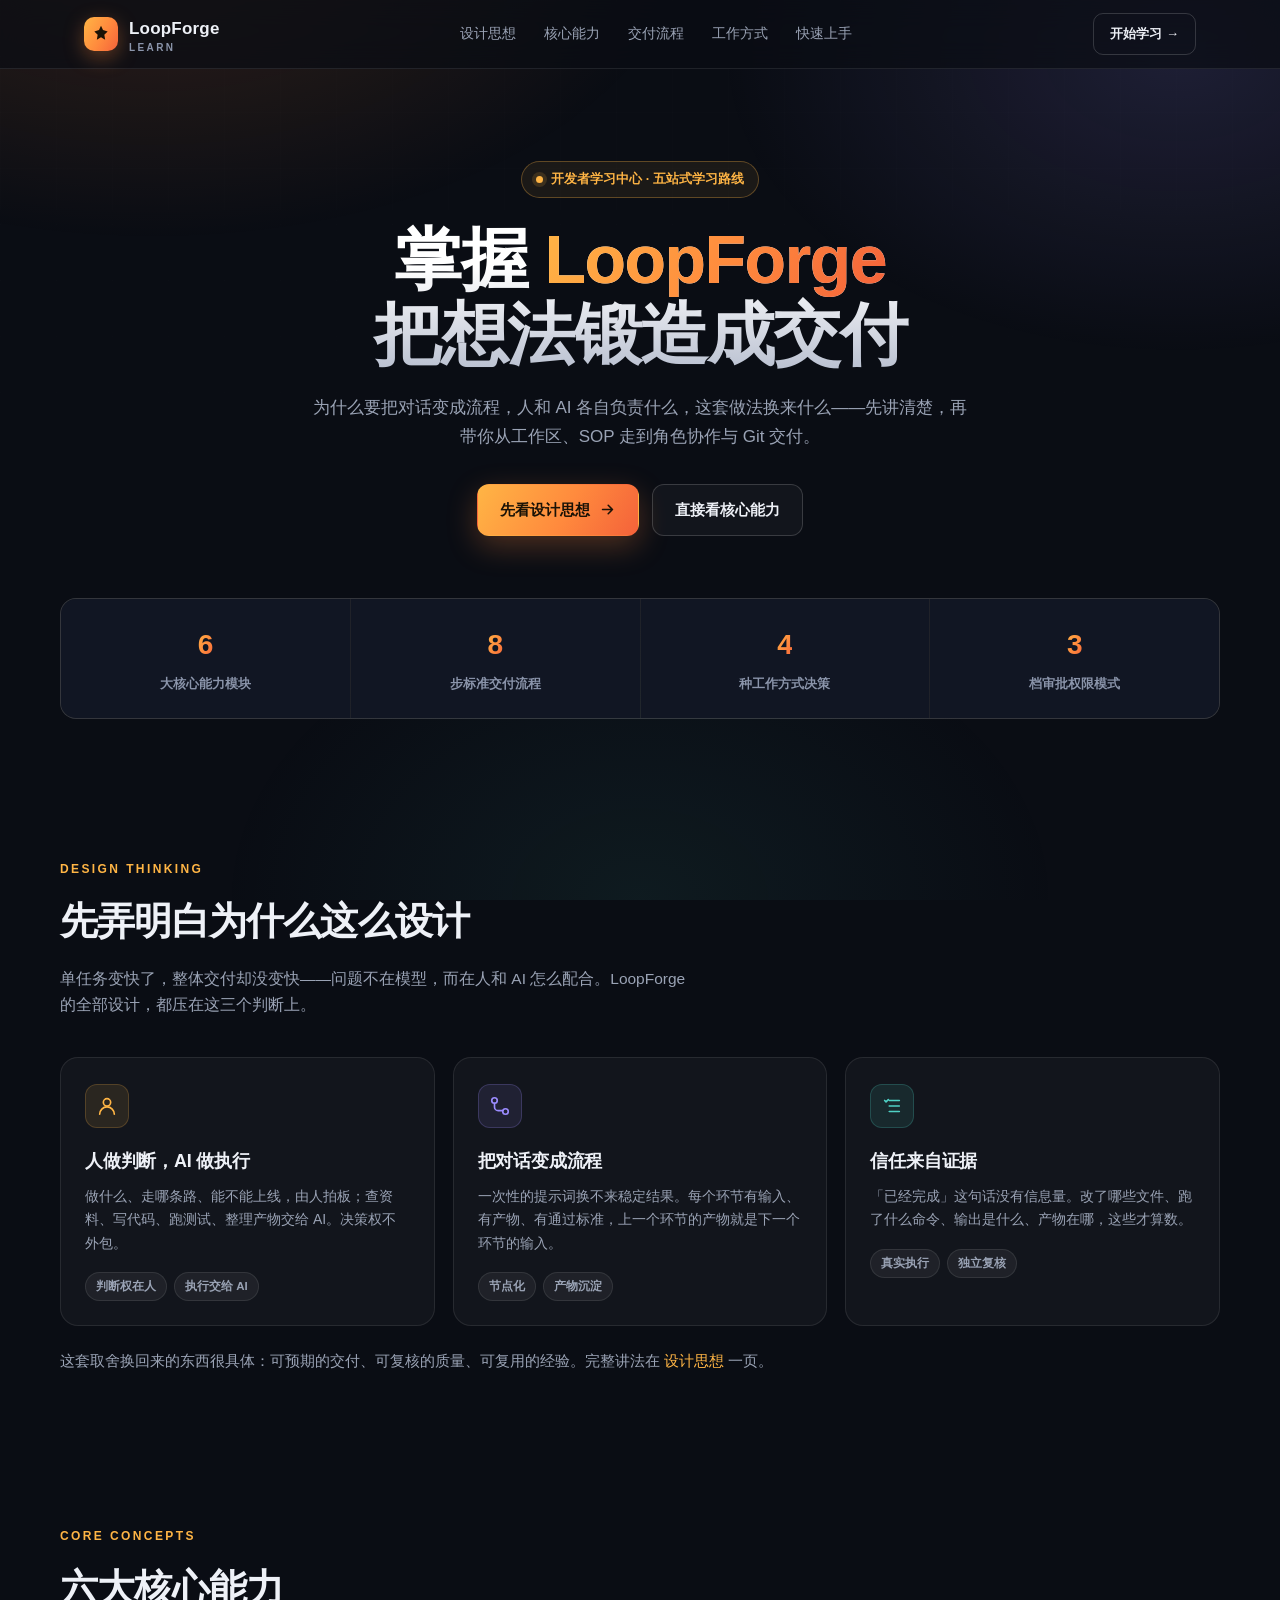
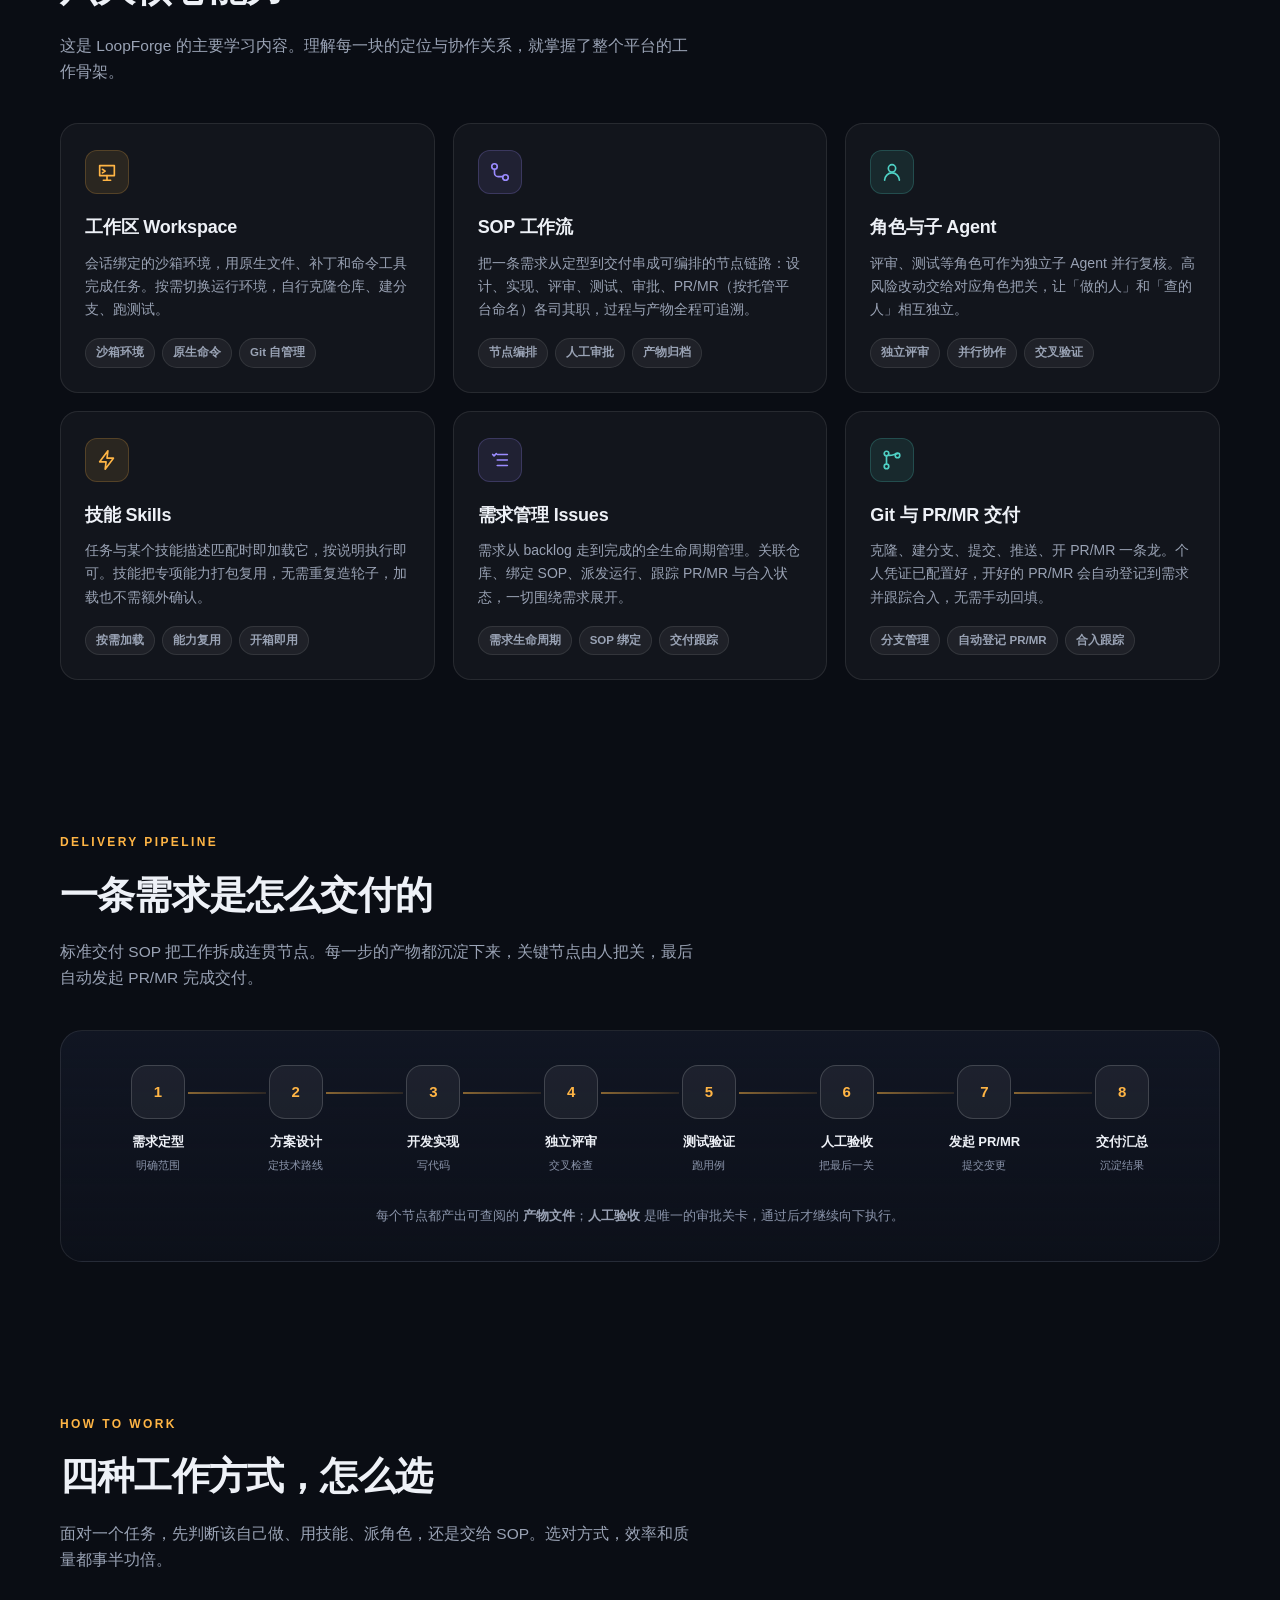
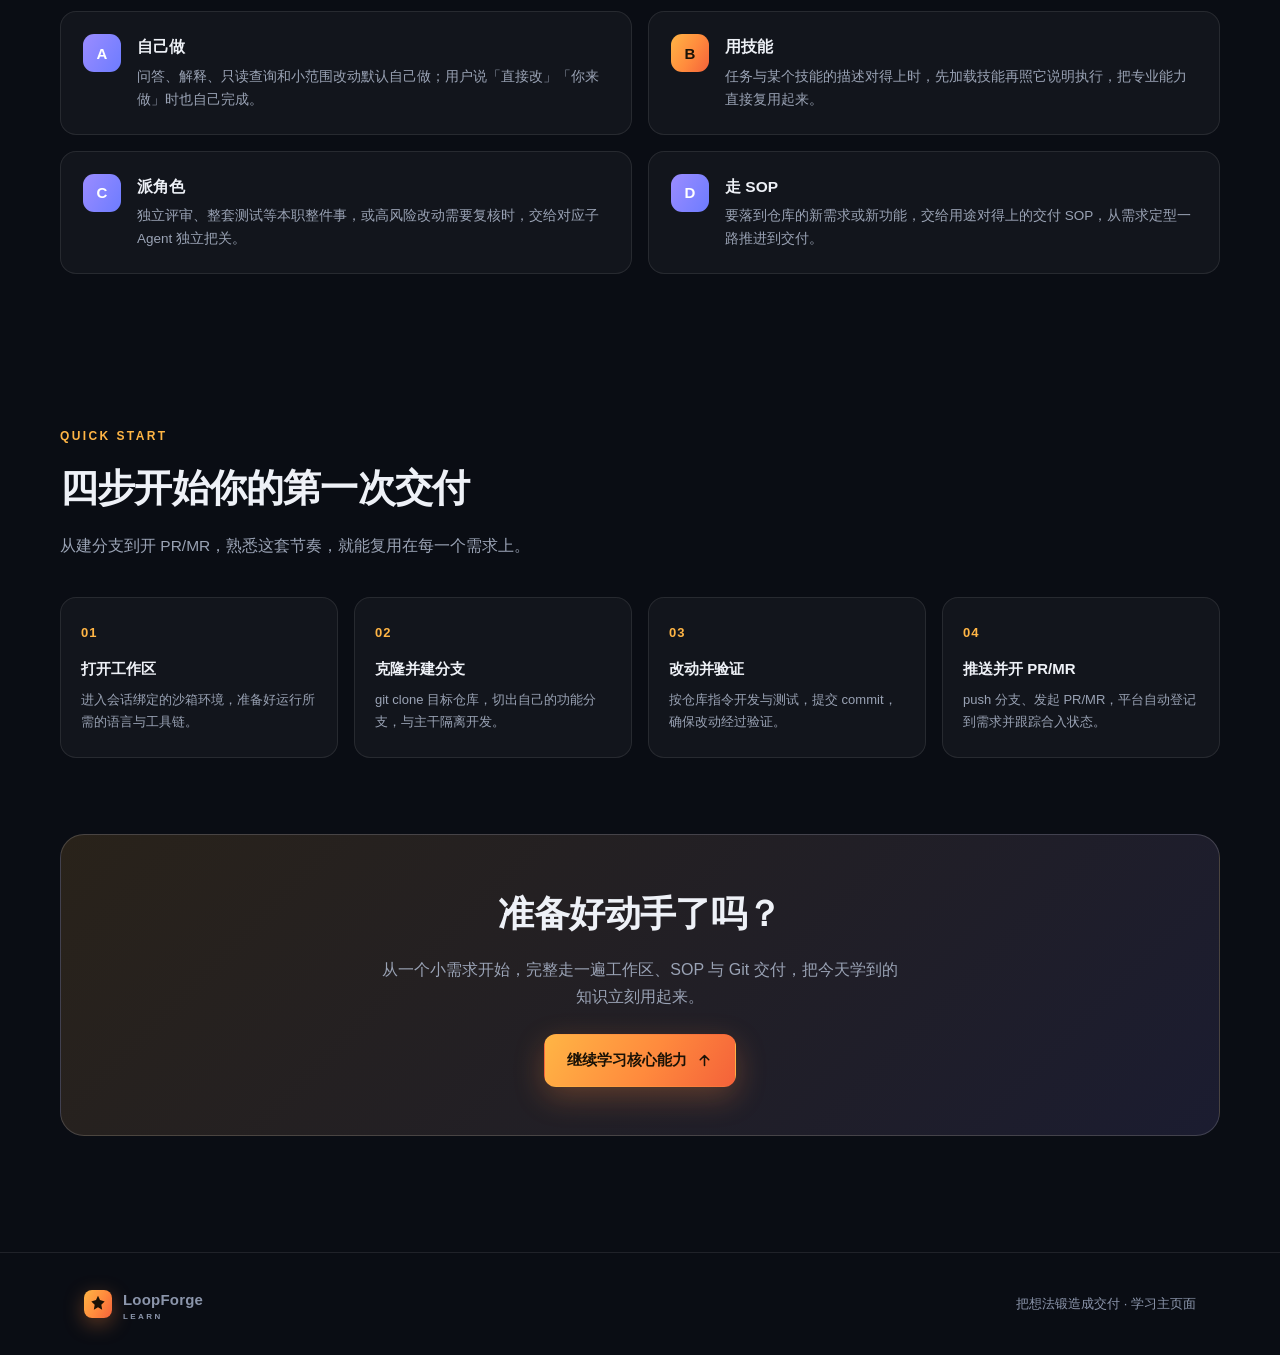
<file: index.html>
<!DOCTYPE html>
<html lang="zh-CN">
<head>
<meta charset="UTF-8">
<meta name="viewport" content="width=device-width, initial-scale=1.0">
<meta name="description" content="LoopForge 学习中心 — 从工作区、SOP 工作流到角色协作与 Git 交付，一页掌握 LoopForge 的核心能力。">
<title>LoopForge 学习中心</title>
<link rel="stylesheet" href="assets/site.css">
<meta name="theme-color" content="#0a0d14">
<link rel="canonical" href="https://binbinao.github.io/LoopForge-Demo/">
<meta property="og:title" content="LoopForge 学习中心">
<meta property="og:description" content="LoopForge 学习中心 — 从工作区、SOP 工作流到角色协作与 Git 交付，一页掌握 LoopForge 的核心能力。">
<meta property="og:url" content="https://binbinao.github.io/LoopForge-Demo/">
<meta property="og:image" content="https://binbinao.github.io/LoopForge-Demo/assets/og-cover.png">
<meta name="twitter:card" content="summary_large_image">
<meta name="twitter:image" content="https://binbinao.github.io/LoopForge-Demo/assets/og-cover.png">
<link rel="icon" type="image/svg+xml" href="assets/favicon.svg">
<noscript><style>.reveal{opacity:1 !important;transform:none !important}</style></noscript>
</head>
<body>
<a class="skip-link" href="#main">跳到主要内容</a>
<div class="bg-glow"></div>
<div class="bg-grid"></div>

<header>
  <div class="wrap nav">
    <a href="#main" class="brand" aria-current="page">
      <span class="logo"><svg aria-hidden="true" viewBox="0 0 24 24" fill="none"><path d="M12 2l2.4 5.3L20 9l-4 4 1 6-5-3-5 3 1-6-4-4 5.6-1.7L12 2z" fill="#1a1206"/></svg></span>
      <span>LoopForge<small>LEARN</small></span>
    </a>
    <nav class="nav-links">
      <a href="philosophy.html">设计思想</a>
      <a href="modules.html">核心能力</a>
      <a href="sop.html">交付流程</a>
      <a href="mindset.html">工作方式</a>
      <a href="start.html">快速上手</a>
    </nav>
    <a href="start.html" class="nav-cta">开始学习 →</a>
    <button class="menu-btn" aria-label="menu" aria-expanded="false">
      <svg aria-hidden="true" width="24" height="24" viewBox="0 0 24 24" fill="none" stroke="currentColor" stroke-width="2"><path d="M4 7h16M4 12h16M4 17h16"/></svg>
    </button>
  </div>
</header>

<main id="main">
  <!-- HERO -->
  <section class="hero wrap">
    <span class="pill"><span class="dot"></span> 开发者学习中心 · 五站式学习路线</span>
    <h1>掌握 <span class="accent">LoopForge</span><br>把想法锻造成交付</h1>
    <p class="lead">为什么要把对话变成流程，人和 AI 各自负责什么，这套做法换来什么——先讲清楚，再带你从工作区、SOP 走到角色协作与 Git 交付。</p>
    <div class="hero-actions">
      <a href="philosophy.html" class="btn btn-primary">先看设计思想
        <svg aria-hidden="true" viewBox="0 0 24 24" fill="none" stroke="currentColor" stroke-width="2.2" stroke-linecap="round" stroke-linejoin="round"><path d="M5 12h14M13 6l6 6-6 6"/></svg>
      </a>
      <a href="modules.html" class="btn btn-ghost">直接看核心能力</a>
    </div>

    <div class="stats reveal">
      <div class="stat"><b><span>6</span></b><small>大核心能力模块</small></div>
      <div class="stat"><b><span>8</span></b><small>步标准交付流程</small></div>
      <div class="stat"><b><span>4</span></b><small>种工作方式决策</small></div>
      <div class="stat"><b><span>3</span></b><small>档审批权限模式</small></div>
    </div>
  </section>

  <!-- WHY -->
  <section class="block wrap" id="why">
    <div class="sec-head reveal">
      <div class="kicker">Design Thinking</div>
      <h2>先弄明白为什么这么设计</h2>
      <p>单任务变快了，整体交付却没变快——问题不在模型，而在人和 AI 怎么配合。LoopForge 的全部设计，都压在这三个判断上。</p>
    </div>
    <div class="cards">
      <a class="card reveal" href="philosophy.html#judgement-1">
        <div class="icon"><svg aria-hidden="true" viewBox="0 0 24 24"><circle cx="12" cy="8" r="4"/><path d="M4 21a8 8 0 0116 0"/></svg></div>
        <h3>人做判断，AI 做执行</h3>
        <p>做什么、走哪条路、能不能上线，由人拍板；查资料、写代码、跑测试、整理产物交给 AI。决策权不外包。</p>
        <div class="tags"><span class="tag">判断权在人</span><span class="tag">执行交给 AI</span></div>
      </a>
      <a class="card violet reveal" href="philosophy.html#judgement-2">
        <div class="icon"><svg aria-hidden="true" viewBox="0 0 24 24"><circle cx="6" cy="6" r="3"/><circle cx="18" cy="18" r="3"/><path d="M6 9v4a4 4 0 004 4h5"/></svg></div>
        <h3>把对话变成流程</h3>
        <p>一次性的提示词换不来稳定结果。每个环节有输入、有产物、有通过标准，上一个环节的产物就是下一个环节的输入。</p>
        <div class="tags"><span class="tag">节点化</span><span class="tag">产物沉淀</span></div>
      </a>
      <a class="card cyan reveal" href="philosophy.html#judgement-3">
        <div class="icon"><svg aria-hidden="true" viewBox="0 0 24 24"><path d="M9 6h11M9 12h11M9 18h11"/><path d="M4 6l1.5 1.5L8 5"/></svg></div>
        <h3>信任来自证据</h3>
        <p>「已经完成」这句话没有信息量。改了哪些文件、跑了什么命令、输出是什么、产物在哪，这些才算数。</p>
        <div class="tags"><span class="tag">真实执行</span><span class="tag">独立复核</span></div>
      </a>
    </div>
    <p class="reveal" style="margin-top:22px;font-size:15px;color:var(--muted)">这套取舍换回来的东西很具体：可预期的交付、可复核的质量、可复用的经验。完整讲法在 <a href="philosophy.html" style="color:var(--amber)">设计思想</a> 一页。</p>
  </section>

  <!-- MODULES -->
  <section class="block wrap" id="modules">
    <div class="sec-head reveal">
      <div class="kicker">Core Concepts</div>
      <h2>六大核心能力</h2>
      <p>这是 LoopForge 的主要学习内容。理解每一块的定位与协作关系，就掌握了整个平台的工作骨架。</p>
    </div>
    <div class="cards">
      <a class="card reveal" href="modules.html#workspace">
        <div class="icon"><svg aria-hidden="true" viewBox="0 0 24 24"><path d="M4 5h16v11H4z"/><path d="M8 21h8M12 16v5"/><path d="M7 9l3 2-3 2"/></svg></div>
        <h3>工作区 Workspace</h3>
        <p>会话绑定的沙箱环境，用原生文件、补丁和命令工具完成任务。按需切换运行环境，自行克隆仓库、建分支、跑测试。</p>
        <div class="tags"><span class="tag">沙箱环境</span><span class="tag">原生命令</span><span class="tag">Git 自管理</span></div>
      </a>
      <a class="card violet reveal" href="sop.html#pipeline">
        <div class="icon"><svg aria-hidden="true" viewBox="0 0 24 24"><circle cx="6" cy="6" r="3"/><circle cx="18" cy="18" r="3"/><path d="M6 9v4a4 4 0 004 4h5"/></svg></div>
        <h3>SOP 工作流</h3>
        <p>把一条需求从定型到交付串成可编排的节点链路：设计、实现、评审、测试、审批、PR/MR（按托管平台命名）各司其职，过程与产物全程可追溯。</p>
        <div class="tags"><span class="tag">节点编排</span><span class="tag">人工审批</span><span class="tag">产物归档</span></div>
      </a>
      <a class="card cyan reveal" href="modules.html#roles">
        <div class="icon"><svg aria-hidden="true" viewBox="0 0 24 24"><circle cx="12" cy="8" r="4"/><path d="M4 21a8 8 0 0116 0"/></svg></div>
        <h3>角色与子 Agent</h3>
        <p>评审、测试等角色可作为独立子 Agent 并行复核。高风险改动交给对应角色把关，让「做的人」和「查的人」相互独立。</p>
        <div class="tags"><span class="tag">独立评审</span><span class="tag">并行协作</span><span class="tag">交叉验证</span></div>
      </a>
      <a class="card reveal" href="modules.html#skills">
        <div class="icon"><svg aria-hidden="true" viewBox="0 0 24 24"><path d="M13 2L4 14h7l-1 8 9-12h-7l1-8z"/></svg></div>
        <h3>技能 Skills</h3>
        <p>任务与某个技能描述匹配时即加载它，按说明执行即可。技能把专项能力打包复用，无需重复造轮子，加载也不需额外确认。</p>
        <div class="tags"><span class="tag">按需加载</span><span class="tag">能力复用</span><span class="tag">开箱即用</span></div>
      </a>
      <a class="card violet reveal" href="modules.html#issues">
        <div class="icon"><svg aria-hidden="true" viewBox="0 0 24 24"><path d="M9 6h11M9 12h11M9 18h11"/><path d="M4 6l1.5 1.5L8 5"/></svg></div>
        <h3>需求管理 Issues</h3>
        <p>需求从 backlog 走到完成的全生命周期管理。关联仓库、绑定 SOP、派发运行、跟踪 PR/MR 与合入状态，一切围绕需求展开。</p>
        <div class="tags"><span class="tag">需求生命周期</span><span class="tag">SOP 绑定</span><span class="tag">交付跟踪</span></div>
      </a>
      <a class="card cyan reveal" href="modules.html#git">
        <div class="icon"><svg aria-hidden="true" viewBox="0 0 24 24"><circle cx="6" cy="5" r="2.5"/><circle cx="6" cy="19" r="2.5"/><circle cx="18" cy="7" r="2.5"/><path d="M6 7.5v9M8.5 7c5 0 7.5-2 9.5-2"/></svg></div>
        <h3>Git 与 PR/MR 交付</h3>
        <p>克隆、建分支、提交、推送、开 PR/MR 一条龙。个人凭证已配置好，开好的 PR/MR 会自动登记到需求并跟踪合入，无需手动回填。</p>
        <div class="tags"><span class="tag">分支管理</span><span class="tag">自动登记 PR/MR</span><span class="tag">合入跟踪</span></div>
      </a>
    </div>
  </section>

  <!-- SOP FLOW -->
  <section class="block wrap" id="sop">
    <div class="sec-head reveal">
      <div class="kicker">Delivery Pipeline</div>
      <h2>一条需求是怎么交付的</h2>
      <p>标准交付 SOP 把工作拆成连贯节点。每一步的产物都沉淀下来，关键节点由人把关，最后自动发起 PR/MR 完成交付。</p>
    </div>
    <div class="flow-wrap reveal">
      <div class="flow">
        <div class="node"><div class="bubble">1</div><div class="lbl">需求定型</div><div class="sub">明确范围</div></div>
        <div class="node"><div class="bubble">2</div><div class="lbl">方案设计</div><div class="sub">定技术路线</div></div>
        <div class="node"><div class="bubble">3</div><div class="lbl">开发实现</div><div class="sub">写代码</div></div>
        <div class="node"><div class="bubble">4</div><div class="lbl">独立评审</div><div class="sub">交叉检查</div></div>
        <div class="node"><div class="bubble">5</div><div class="lbl">测试验证</div><div class="sub">跑用例</div></div>
        <div class="node"><div class="bubble">6</div><div class="lbl">人工验收</div><div class="sub">把最后一关</div></div>
        <div class="node"><div class="bubble">7</div><div class="lbl">发起 PR/MR</div><div class="sub">提交变更</div></div>
        <div class="node"><div class="bubble">8</div><div class="lbl">交付汇总</div><div class="sub">沉淀结果</div></div>
      </div>
      <div class="flow-note">每个节点都产出可查阅的 <b>产物文件</b>；<b>人工验收</b> 是唯一的审批关卡，通过后才继续向下执行。</div>
    </div>
  </section>

  <!-- MINDSET -->
  <section class="block wrap" id="mindset">
    <div class="sec-head reveal">
      <div class="kicker">How To Work</div>
      <h2>四种工作方式，怎么选</h2>
      <p>面对一个任务，先判断该自己做、用技能、派角色，还是交给 SOP。选对方式，效率和质量都事半功倍。</p>
    </div>
    <div class="decision">
      <div class="dec reveal"><div class="num">A</div><div><h3>自己做</h3><p>问答、解释、只读查询和小范围改动默认自己做；用户说「直接改」「你来做」时也自己完成。</p></div></div>
      <div class="dec reveal"><div class="num">B</div><div><h3>用技能</h3><p>任务与某个技能的描述对得上时，先加载技能再照它说明执行，把专业能力直接复用起来。</p></div></div>
      <div class="dec reveal"><div class="num">C</div><div><h3>派角色</h3><p>独立评审、整套测试等本职整件事，或高风险改动需要复核时，交给对应子 Agent 独立把关。</p></div></div>
      <div class="dec reveal"><div class="num">D</div><div><h3>走 SOP</h3><p>要落到仓库的新需求或新功能，交给用途对得上的交付 SOP，从需求定型一路推进到交付。</p></div></div>
    </div>
  </section>

  <!-- START -->
  <section class="block wrap" id="start">
    <div class="sec-head reveal">
      <div class="kicker">Quick Start</div>
      <h2>四步开始你的第一次交付</h2>
      <p>从建分支到开 PR/MR，熟悉这套节奏，就能复用在每一个需求上。</p>
    </div>
    <div class="steps">
      <div class="step reveal"><h3>打开工作区</h3><p>进入会话绑定的沙箱环境，准备好运行所需的语言与工具链。</p></div>
      <div class="step reveal"><h3>克隆并建分支</h3><p>git clone 目标仓库，切出自己的功能分支，与主干隔离开发。</p></div>
      <div class="step reveal"><h3>改动并验证</h3><p>按仓库指令开发与测试，提交 commit，确保改动经过验证。</p></div>
      <div class="step reveal"><h3>推送并开 PR/MR</h3><p>push 分支、发起 PR/MR，平台自动登记到需求并跟踪合入状态。</p></div>
    </div>
  </section>

  <!-- CTA -->
  <section class="block wrap" style="padding-top:0">
    <div class="cta-banner reveal">
      <h2>准备好动手了吗？</h2>
      <p>从一个小需求开始，完整走一遍工作区、SOP 与 Git 交付，把今天学到的知识立刻用起来。</p>
      <a href="modules.html" class="btn btn-primary">继续学习核心能力
        <svg aria-hidden="true" viewBox="0 0 24 24" fill="none" stroke="currentColor" stroke-width="2.2" stroke-linecap="round" stroke-linejoin="round"><path d="M12 19V5M6 11l6-6 6 6"/></svg>
      </a>
    </div>
  </section>
</main>

<footer>
  <div class="wrap foot">
    <div class="brand">
      <span class="logo" style="width:28px;height:28px;border-radius:8px"><svg aria-hidden="true" viewBox="0 0 24 24" fill="none"><path d="M12 2l2.4 5.3L20 9l-4 4 1 6-5-3-5 3 1-6-4-4 5.6-1.7L12 2z" fill="#1a1206"/></svg></span>
      <span>LoopForge<small style="font-size:8px">LEARN</small></span>
    </div>
    <div>把想法锻造成交付 · 学习主页面</div>
  </div>
</footer>

<script src="assets/site.js"></script>
</body>
</html>
</file>
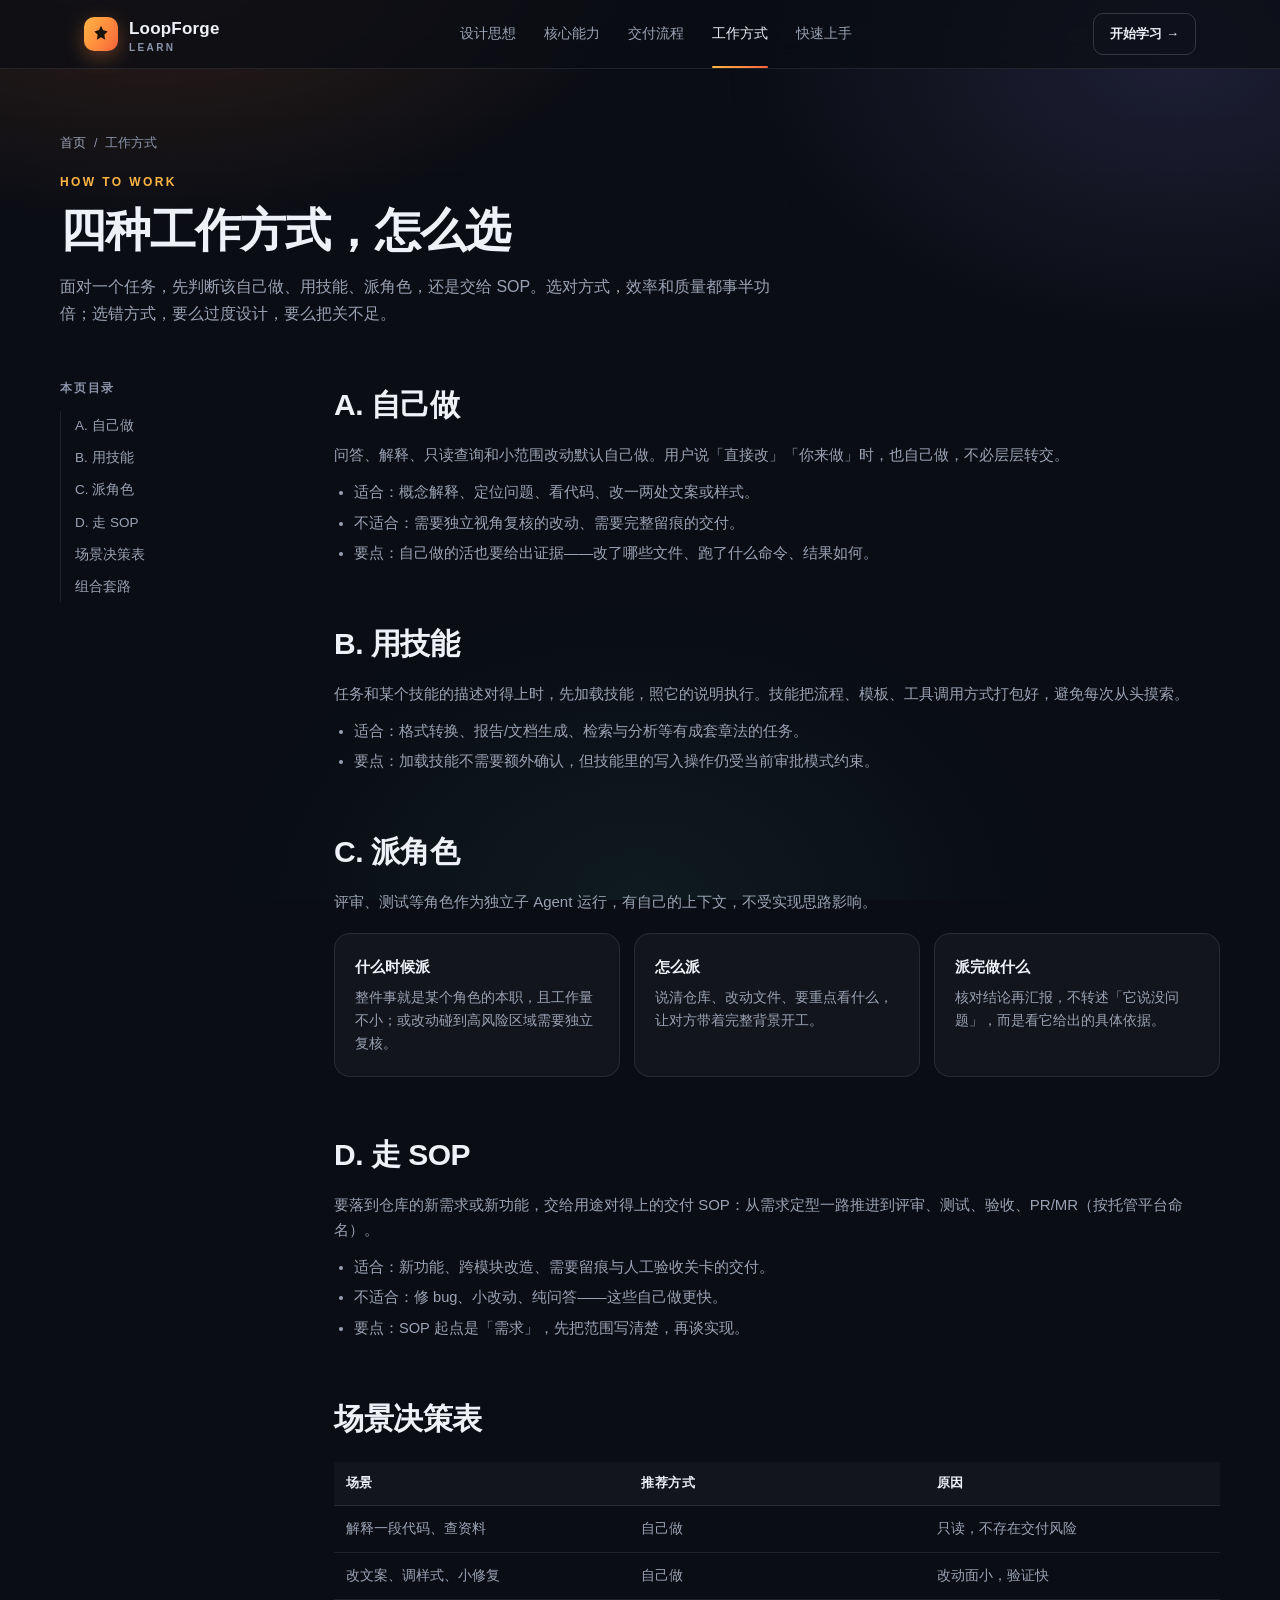
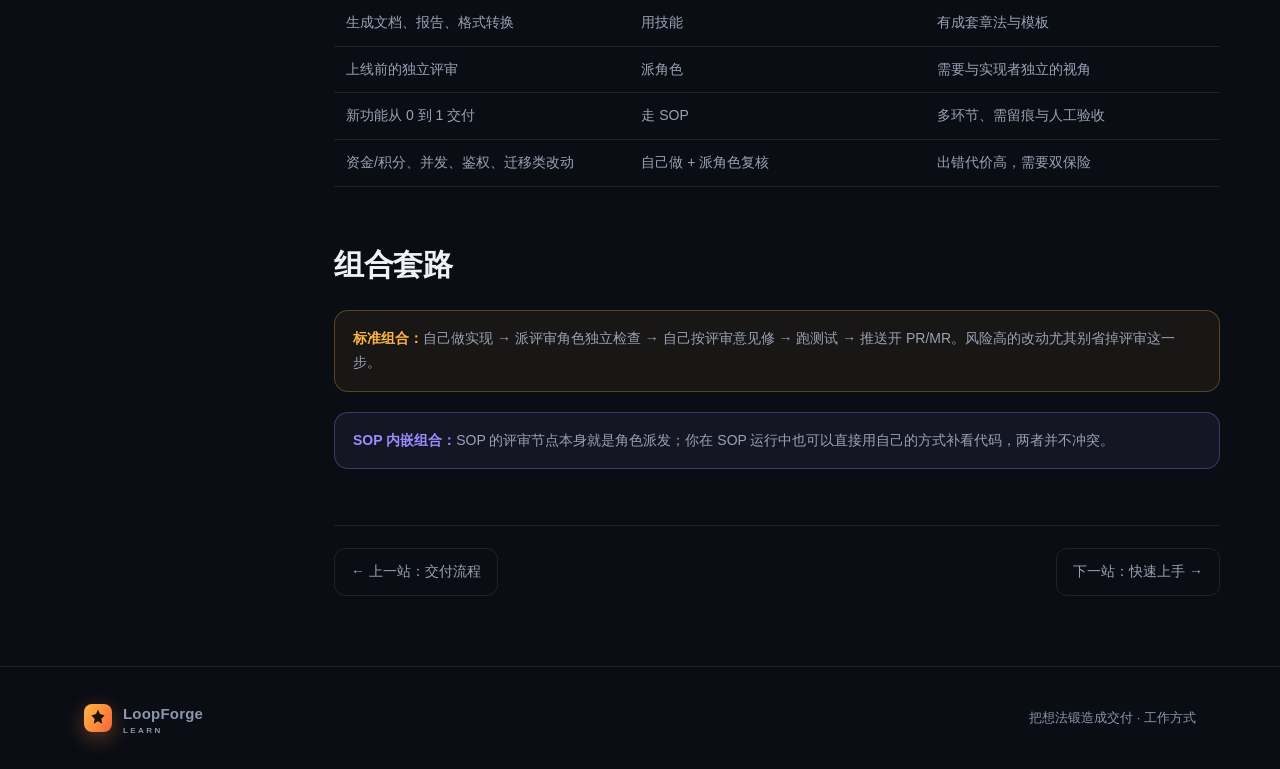
<file: mindset.html>
<!DOCTYPE html>
<html lang="zh-CN">
<head>
<meta charset="UTF-8">
<meta name="viewport" content="width=device-width, initial-scale=1.0">
<meta name="description" content="LoopForge 四种工作方式：自己做、用技能、派角色、走 SOP，附场景决策表与组合套路。">
<title>工作方式 · LoopForge 学习中心</title>
<link rel="stylesheet" href="assets/site.css">
<meta name="theme-color" content="#0a0d14">
<link rel="canonical" href="https://binbinao.github.io/LoopForge-Demo/mindset.html">
<meta property="og:title" content="工作方式 · LoopForge 学习中心">
<meta property="og:description" content="LoopForge 四种工作方式：自己做、用技能、派角色、走 SOP，附场景决策表与组合套路。">
<meta property="og:url" content="https://binbinao.github.io/LoopForge-Demo/mindset.html">
<meta property="og:image" content="https://binbinao.github.io/LoopForge-Demo/assets/og-cover.png">
<meta name="twitter:card" content="summary_large_image">
<meta name="twitter:image" content="https://binbinao.github.io/LoopForge-Demo/assets/og-cover.png">
<link rel="icon" type="image/svg+xml" href="assets/favicon.svg">
<noscript><style>.reveal{opacity:1 !important;transform:none !important}</style></noscript>
</head>
<body>
<a class="skip-link" href="#main">跳到主要内容</a>
<div class="bg-glow"></div>
<div class="bg-grid"></div>

<header>
  <div class="wrap nav">
    <a href="index.html" class="brand">
      <span class="logo"><svg aria-hidden="true" viewBox="0 0 24 24" fill="none"><path d="M12 2l2.4 5.3L20 9l-4 4 1 6-5-3-5 3 1-6-4-4 5.6-1.7L12 2z" fill="#1a1206"/></svg></span>
      <span>LoopForge<small>LEARN</small></span>
    </a>
    <nav class="nav-links">
      <a href="philosophy.html">设计思想</a>
      <a href="modules.html">核心能力</a>
      <a href="sop.html">交付流程</a>
      <a href="mindset.html" aria-current="page">工作方式</a>
      <a href="start.html">快速上手</a>
    </nav>
    <a href="start.html" class="nav-cta">开始学习 →</a>
    <button class="menu-btn" aria-label="menu" aria-expanded="false">
      <svg aria-hidden="true" width="24" height="24" viewBox="0 0 24 24" fill="none" stroke="currentColor" stroke-width="2"><path d="M4 7h16M4 12h16M4 17h16"/></svg>
    </button>
  </div>
</header>

<main id="main">
  <section class="doc-hero wrap">
    <div class="crumbs"><a href="index.html">首页</a> <span>/</span> <span>工作方式</span></div>
    <span class="kicker">How To Work</span>
    <h1>四种工作方式，怎么选</h1>
    <p>面对一个任务，先判断该自己做、用技能、派角色，还是交给 SOP。选对方式，效率和质量都事半功倍；选错方式，要么过度设计，要么把关不足。</p>
  </section>

  <div class="wrap doc">
    <aside class="toc">
      <div class="toc-title">本页目录</div>
      <ol>
        <li><a href="#a">A. 自己做</a></li>
        <li><a href="#b">B. 用技能</a></li>
        <li><a href="#c">C. 派角色</a></li>
        <li><a href="#d">D. 走 SOP</a></li>
        <li><a href="#decide">场景决策表</a></li>
        <li><a href="#mix">组合套路</a></li>
      </ol>
    </aside>

    <article class="doc-body">
      <h2 id="a">A. 自己做</h2>
      <p>问答、解释、只读查询和小范围改动默认自己做。用户说「直接改」「你来做」时，也自己做，不必层层转交。</p>
      <ul>
        <li>适合：概念解释、定位问题、看代码、改一两处文案或样式。</li>
        <li>不适合：需要独立视角复核的改动、需要完整留痕的交付。</li>
        <li>要点：自己做的活也要给出证据——改了哪些文件、跑了什么命令、结果如何。</li>
      </ul>

      <h2 id="b">B. 用技能</h2>
      <p>任务和某个技能的描述对得上时，先加载技能，照它的说明执行。技能把流程、模板、工具调用方式打包好，避免每次从头摸索。</p>
      <ul>
        <li>适合：格式转换、报告/文档生成、检索与分析等有成套章法的任务。</li>
        <li>要点：加载技能不需要额外确认，但技能里的写入操作仍受当前审批模式约束。</li>
      </ul>

      <h2 id="c">C. 派角色</h2>
      <p>评审、测试等角色作为独立子 Agent 运行，有自己的上下文，不受实现思路影响。</p>
      <div class="grid-3">
        <div class="tile"><h3>什么时候派</h3><p>整件事就是某个角色的本职，且工作量不小；或改动碰到高风险区域需要独立复核。</p></div>
        <div class="tile"><h3>怎么派</h3><p>说清仓库、改动文件、要重点看什么，让对方带着完整背景开工。</p></div>
        <div class="tile"><h3>派完做什么</h3><p>核对结论再汇报，不转述「它说没问题」，而是看它给出的具体依据。</p></div>
      </div>

      <h2 id="d">D. 走 SOP</h2>
      <p>要落到仓库的新需求或新功能，交给用途对得上的交付 SOP：从需求定型一路推进到评审、测试、验收、PR/MR（按托管平台命名）。</p>
      <ul>
        <li>适合：新功能、跨模块改造、需要留痕与人工验收关卡的交付。</li>
        <li>不适合：修 bug、小改动、纯问答——这些自己做更快。</li>
        <li>要点：SOP 起点是「需求」，先把范围写清楚，再谈实现。</li>
      </ul>

      <h2 id="decide">场景决策表</h2>
      <table class="tbl">
        <thead><tr><th>场景</th><th>推荐方式</th><th>原因</th></tr></thead>
        <tbody>
          <tr><td>解释一段代码、查资料</td><td>自己做</td><td>只读，不存在交付风险</td></tr>
          <tr><td>改文案、调样式、小修复</td><td>自己做</td><td>改动面小，验证快</td></tr>
          <tr><td>生成文档、报告、格式转换</td><td>用技能</td><td>有成套章法与模板</td></tr>
          <tr><td>上线前的独立评审</td><td>派角色</td><td>需要与实现者独立的视角</td></tr>
          <tr><td>新功能从 0 到 1 交付</td><td>走 SOP</td><td>多环节、需留痕与人工验收</td></tr>
          <tr><td>资金/积分、并发、鉴权、迁移类改动</td><td>自己做 + 派角色复核</td><td>出错代价高，需要双保险</td></tr>
        </tbody>
      </table>

      <h2 id="mix">组合套路</h2>
      <div class="callout"><b>标准组合：</b>自己做实现 → 派评审角色独立检查 → 自己按评审意见修 → 跑测试 → 推送开 PR/MR。风险高的改动尤其别省掉评审这一步。</div>
      <div class="callout violet"><b>SOP 内嵌组合：</b>SOP 的评审节点本身就是角色派发；你在 SOP 运行中也可以直接用自己的方式补看代码，两者并不冲突。</div>

      <div class="page-nav">
        <a href="sop.html">← 上一站：交付流程</a>
        <a class="next" href="start.html">下一站：快速上手 →</a>
      </div>
    </article>
  </div>
</main>

<footer>
  <div class="wrap foot">
    <div class="brand">
      <span class="logo" style="width:28px;height:28px;border-radius:8px"><svg aria-hidden="true" viewBox="0 0 24 24" fill="none"><path d="M12 2l2.4 5.3L20 9l-4 4 1 6-5-3-5 3 1-6-4-4 5.6-1.7L12 2z" fill="#1a1206"/></svg></span>
      <span>LoopForge<small style="font-size:8px">LEARN</small></span>
    </div>
    <div>把想法锻造成交付 · 工作方式</div>
  </div>
</footer>
<script src="assets/site.js"></script>
</body>
</html>
</file>
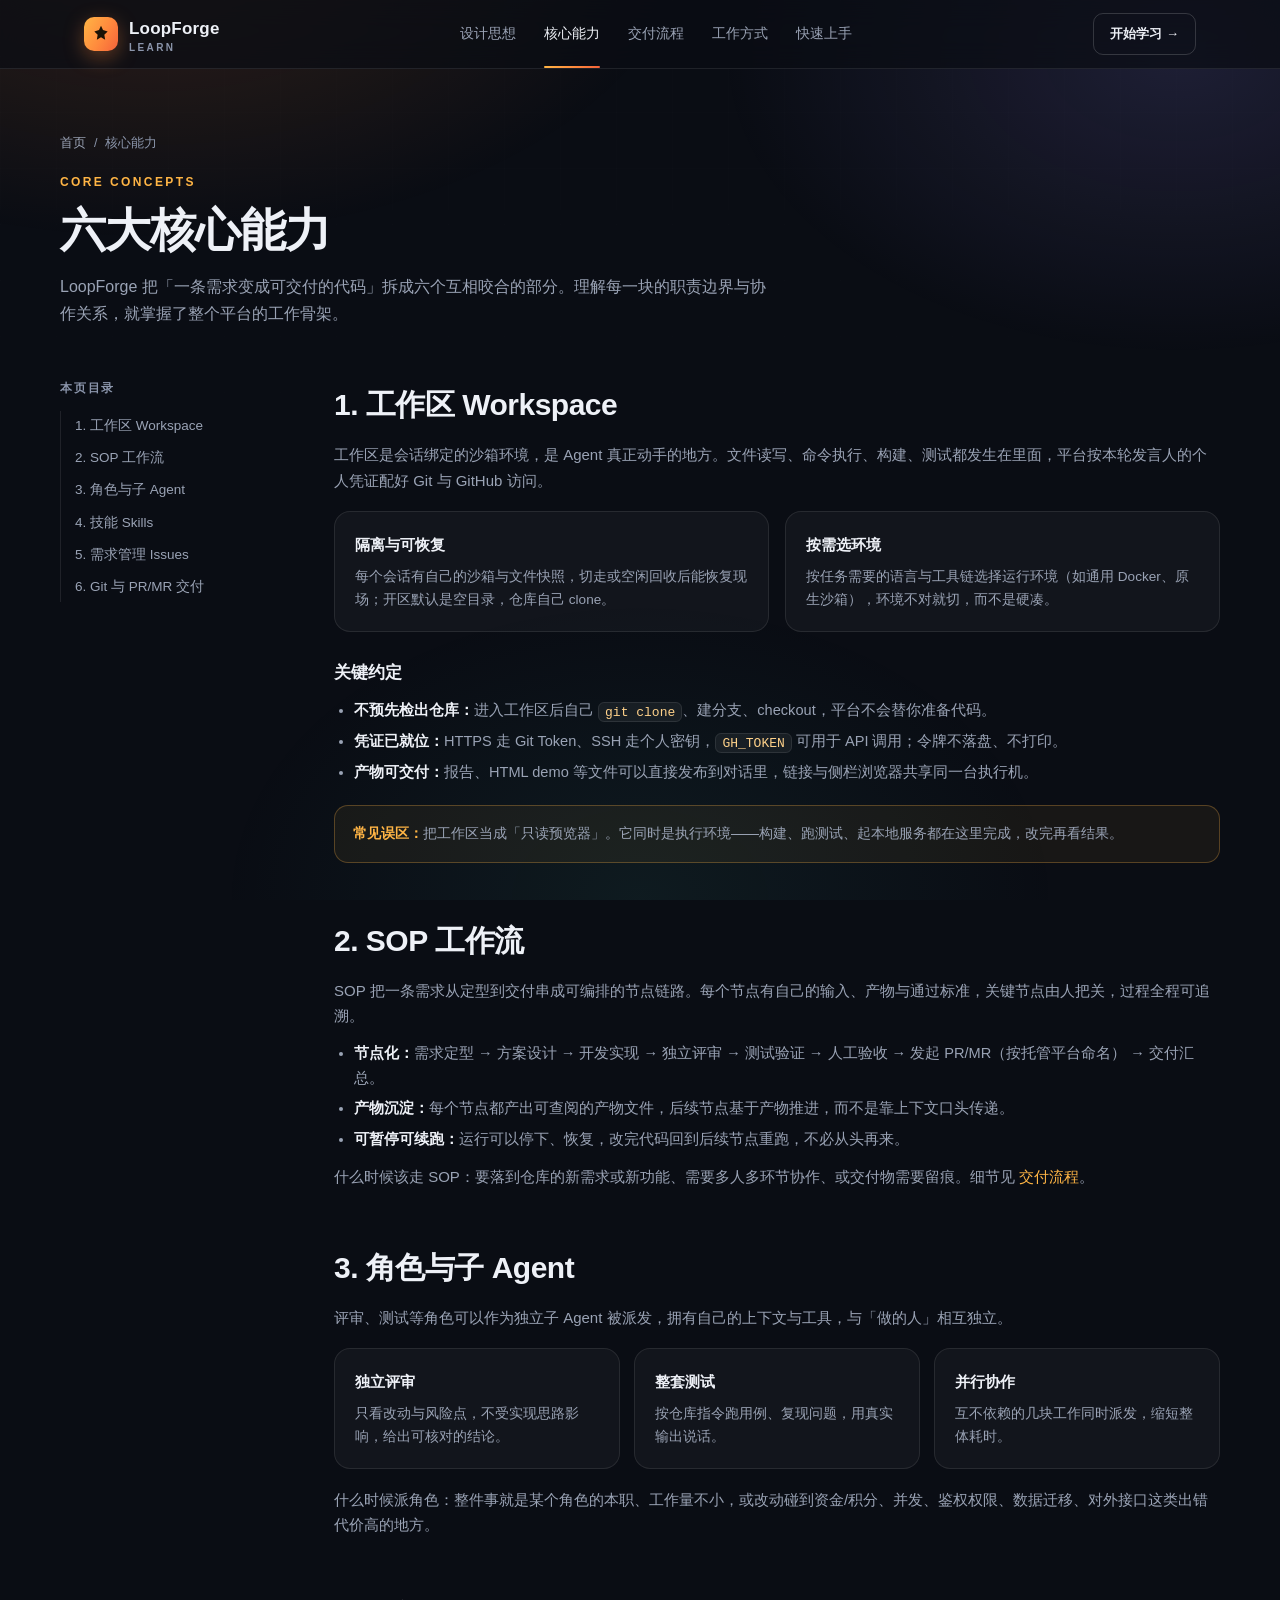
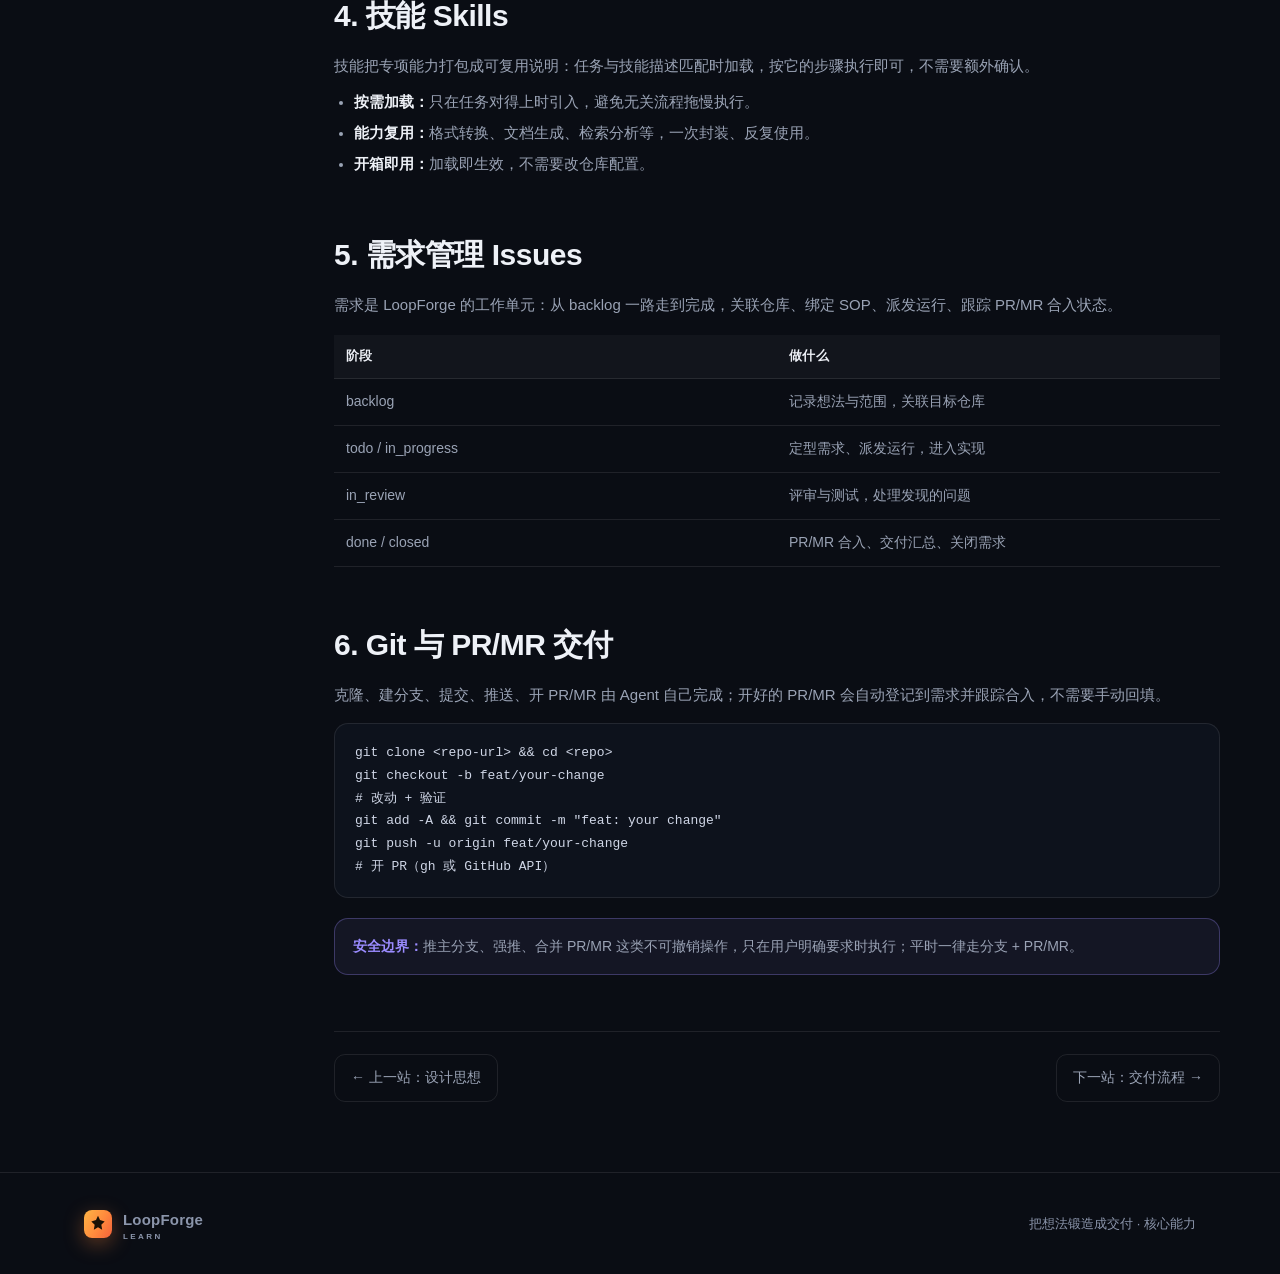
<file: modules.html>
<!DOCTYPE html>
<html lang="zh-CN">
<head>
<meta charset="UTF-8">
<meta name="viewport" content="width=device-width, initial-scale=1.0">
<meta name="description" content="LoopForge 六大核心能力详解：工作区、SOP 工作流、角色与子 Agent、技能、需求管理、Git 与 PR/MR 交付。">
<title>六大核心能力 · LoopForge 学习中心</title>
<link rel="stylesheet" href="assets/site.css">
<meta name="theme-color" content="#0a0d14">
<link rel="canonical" href="https://binbinao.github.io/LoopForge-Demo/modules.html">
<meta property="og:title" content="六大核心能力 · LoopForge 学习中心">
<meta property="og:description" content="LoopForge 六大核心能力详解：工作区、SOP 工作流、角色与子 Agent、技能、需求管理、Git 与 PR/MR 交付。">
<meta property="og:url" content="https://binbinao.github.io/LoopForge-Demo/modules.html">
<meta property="og:image" content="https://binbinao.github.io/LoopForge-Demo/assets/og-cover.png">
<meta name="twitter:card" content="summary_large_image">
<meta name="twitter:image" content="https://binbinao.github.io/LoopForge-Demo/assets/og-cover.png">
<link rel="icon" type="image/svg+xml" href="assets/favicon.svg">
<noscript><style>.reveal{opacity:1 !important;transform:none !important}</style></noscript>
</head>
<body>
<a class="skip-link" href="#main">跳到主要内容</a>
<div class="bg-glow"></div>
<div class="bg-grid"></div>

<header>
  <div class="wrap nav">
    <a href="index.html" class="brand">
      <span class="logo"><svg aria-hidden="true" viewBox="0 0 24 24" fill="none"><path d="M12 2l2.4 5.3L20 9l-4 4 1 6-5-3-5 3 1-6-4-4 5.6-1.7L12 2z" fill="#1a1206"/></svg></span>
      <span>LoopForge<small>LEARN</small></span>
    </a>
    <nav class="nav-links">
      <a href="philosophy.html">设计思想</a>
      <a href="modules.html" aria-current="page">核心能力</a>
      <a href="sop.html">交付流程</a>
      <a href="mindset.html">工作方式</a>
      <a href="start.html">快速上手</a>
    </nav>
    <a href="start.html" class="nav-cta">开始学习 →</a>
    <button class="menu-btn" aria-label="menu" aria-expanded="false">
      <svg aria-hidden="true" width="24" height="24" viewBox="0 0 24 24" fill="none" stroke="currentColor" stroke-width="2"><path d="M4 7h16M4 12h16M4 17h16"/></svg>
    </button>
  </div>
</header>

<main id="main">
  <section class="doc-hero wrap">
    <div class="crumbs"><a href="index.html">首页</a> <span>/</span> <span>核心能力</span></div>
    <span class="kicker">Core Concepts</span>
    <h1>六大核心能力</h1>
    <p>LoopForge 把「一条需求变成可交付的代码」拆成六个互相咬合的部分。理解每一块的职责边界与协作关系，就掌握了整个平台的工作骨架。</p>
  </section>

  <div class="wrap doc">
    <aside class="toc">
      <div class="toc-title">本页目录</div>
      <ol>
        <li><a href="#workspace">1. 工作区 Workspace</a></li>
        <li><a href="#sop">2. SOP 工作流</a></li>
        <li><a href="#roles">3. 角色与子 Agent</a></li>
        <li><a href="#skills">4. 技能 Skills</a></li>
        <li><a href="#issues">5. 需求管理 Issues</a></li>
        <li><a href="#git">6. Git 与 PR/MR 交付</a></li>
      </ol>
    </aside>

    <article class="doc-body">
      <h2 id="workspace">1. 工作区 Workspace</h2>
      <p>工作区是会话绑定的沙箱环境，是 Agent 真正动手的地方。文件读写、命令执行、构建、测试都发生在里面，平台按本轮发言人的个人凭证配好 Git 与 GitHub 访问。</p>
      <div class="grid-2">
        <div class="tile"><h3>隔离与可恢复</h3><p>每个会话有自己的沙箱与文件快照，切走或空闲回收后能恢复现场；开区默认是空目录，仓库自己 clone。</p></div>
        <div class="tile"><h3>按需选环境</h3><p>按任务需要的语言与工具链选择运行环境（如通用 Docker、原生沙箱），环境不对就切，而不是硬凑。</p></div>
      </div>
      <h3>关键约定</h3>
      <ul>
        <li><b>不预先检出仓库：</b>进入工作区后自己 <code>git clone</code>、建分支、checkout，平台不会替你准备代码。</li>
        <li><b>凭证已就位：</b>HTTPS 走 Git Token、SSH 走个人密钥，<code>GH_TOKEN</code> 可用于 API 调用；令牌不落盘、不打印。</li>
        <li><b>产物可交付：</b>报告、HTML demo 等文件可以直接发布到对话里，链接与侧栏浏览器共享同一台执行机。</li>
      </ul>
      <div class="callout"><b>常见误区：</b>把工作区当成「只读预览器」。它同时是执行环境——构建、跑测试、起本地服务都在这里完成，改完再看结果。</div>

      <h2 id="sop">2. SOP 工作流</h2>
      <p>SOP 把一条需求从定型到交付串成可编排的节点链路。每个节点有自己的输入、产物与通过标准，关键节点由人把关，过程全程可追溯。</p>
      <ul>
        <li><b>节点化：</b>需求定型 → 方案设计 → 开发实现 → 独立评审 → 测试验证 → 人工验收 → 发起 PR/MR（按托管平台命名） → 交付汇总。</li>
        <li><b>产物沉淀：</b>每个节点都产出可查阅的产物文件，后续节点基于产物推进，而不是靠上下文口头传递。</li>
        <li><b>可暂停可续跑：</b>运行可以停下、恢复，改完代码回到后续节点重跑，不必从头再来。</li>
      </ul>
      <p>什么时候该走 SOP：要落到仓库的新需求或新功能、需要多人多环节协作、或交付物需要留痕。细节见 <a href="sop.html" style="color:var(--amber)">交付流程</a>。</p>

      <h2 id="roles">3. 角色与子 Agent</h2>
      <p>评审、测试等角色可以作为独立子 Agent 被派发，拥有自己的上下文与工具，与「做的人」相互独立。</p>
      <div class="grid-3">
        <div class="tile"><h3>独立评审</h3><p>只看改动与风险点，不受实现思路影响，给出可核对的结论。</p></div>
        <div class="tile"><h3>整套测试</h3><p>按仓库指令跑用例、复现问题，用真实输出说话。</p></div>
        <div class="tile"><h3>并行协作</h3><p>互不依赖的几块工作同时派发，缩短整体耗时。</p></div>
      </div>
      <p>什么时候派角色：整件事就是某个角色的本职、工作量不小，或改动碰到资金/积分、并发、鉴权权限、数据迁移、对外接口这类出错代价高的地方。</p>

      <h2 id="skills">4. 技能 Skills</h2>
      <p>技能把专项能力打包成可复用说明：任务与技能描述匹配时加载，按它的步骤执行即可，不需要额外确认。</p>
      <ul>
        <li><b>按需加载：</b>只在任务对得上时引入，避免无关流程拖慢执行。</li>
        <li><b>能力复用：</b>格式转换、文档生成、检索分析等，一次封装、反复使用。</li>
        <li><b>开箱即用：</b>加载即生效，不需要改仓库配置。</li>
      </ul>

      <h2 id="issues">5. 需求管理 Issues</h2>
      <p>需求是 LoopForge 的工作单元：从 backlog 一路走到完成，关联仓库、绑定 SOP、派发运行、跟踪 PR/MR 合入状态。</p>
      <table class="tbl">
        <thead><tr><th>阶段</th><th>做什么</th></tr></thead>
        <tbody>
          <tr><td>backlog</td><td>记录想法与范围，关联目标仓库</td></tr>
          <tr><td>todo / in_progress</td><td>定型需求、派发运行，进入实现</td></tr>
          <tr><td>in_review</td><td>评审与测试，处理发现的问题</td></tr>
          <tr><td>done / closed</td><td>PR/MR 合入、交付汇总、关闭需求</td></tr>
        </tbody>
      </table>

      <h2 id="git">6. Git 与 PR/MR 交付</h2>
      <p>克隆、建分支、提交、推送、开 PR/MR 由 Agent 自己完成；开好的 PR/MR 会自动登记到需求并跟踪合入，不需要手动回填。</p>
      <pre><code>git clone &lt;repo-url&gt; &amp;&amp; cd &lt;repo&gt;
git checkout -b feat/your-change
# 改动 + 验证
git add -A &amp;&amp; git commit -m "feat: your change"
git push -u origin feat/your-change
# 开 PR（gh 或 GitHub API）</code></pre>
      <div class="callout violet"><b>安全边界：</b>推主分支、强推、合并 PR/MR 这类不可撤销操作，只在用户明确要求时执行；平时一律走分支 + PR/MR。</div>

      <div class="page-nav">
        <a href="philosophy.html">← 上一站：设计思想</a>
        <a class="next" href="sop.html">下一站：交付流程 →</a>
      </div>
    </article>
  </div>
</main>

<footer>
  <div class="wrap foot">
    <div class="brand">
      <span class="logo" style="width:28px;height:28px;border-radius:8px"><svg aria-hidden="true" viewBox="0 0 24 24" fill="none"><path d="M12 2l2.4 5.3L20 9l-4 4 1 6-5-3-5 3 1-6-4-4 5.6-1.7L12 2z" fill="#1a1206"/></svg></span>
      <span>LoopForge<small style="font-size:8px">LEARN</small></span>
    </div>
    <div>把想法锻造成交付 · 核心能力</div>
  </div>
</footer>
<script src="assets/site.js"></script>
</body>
</html>
</file>
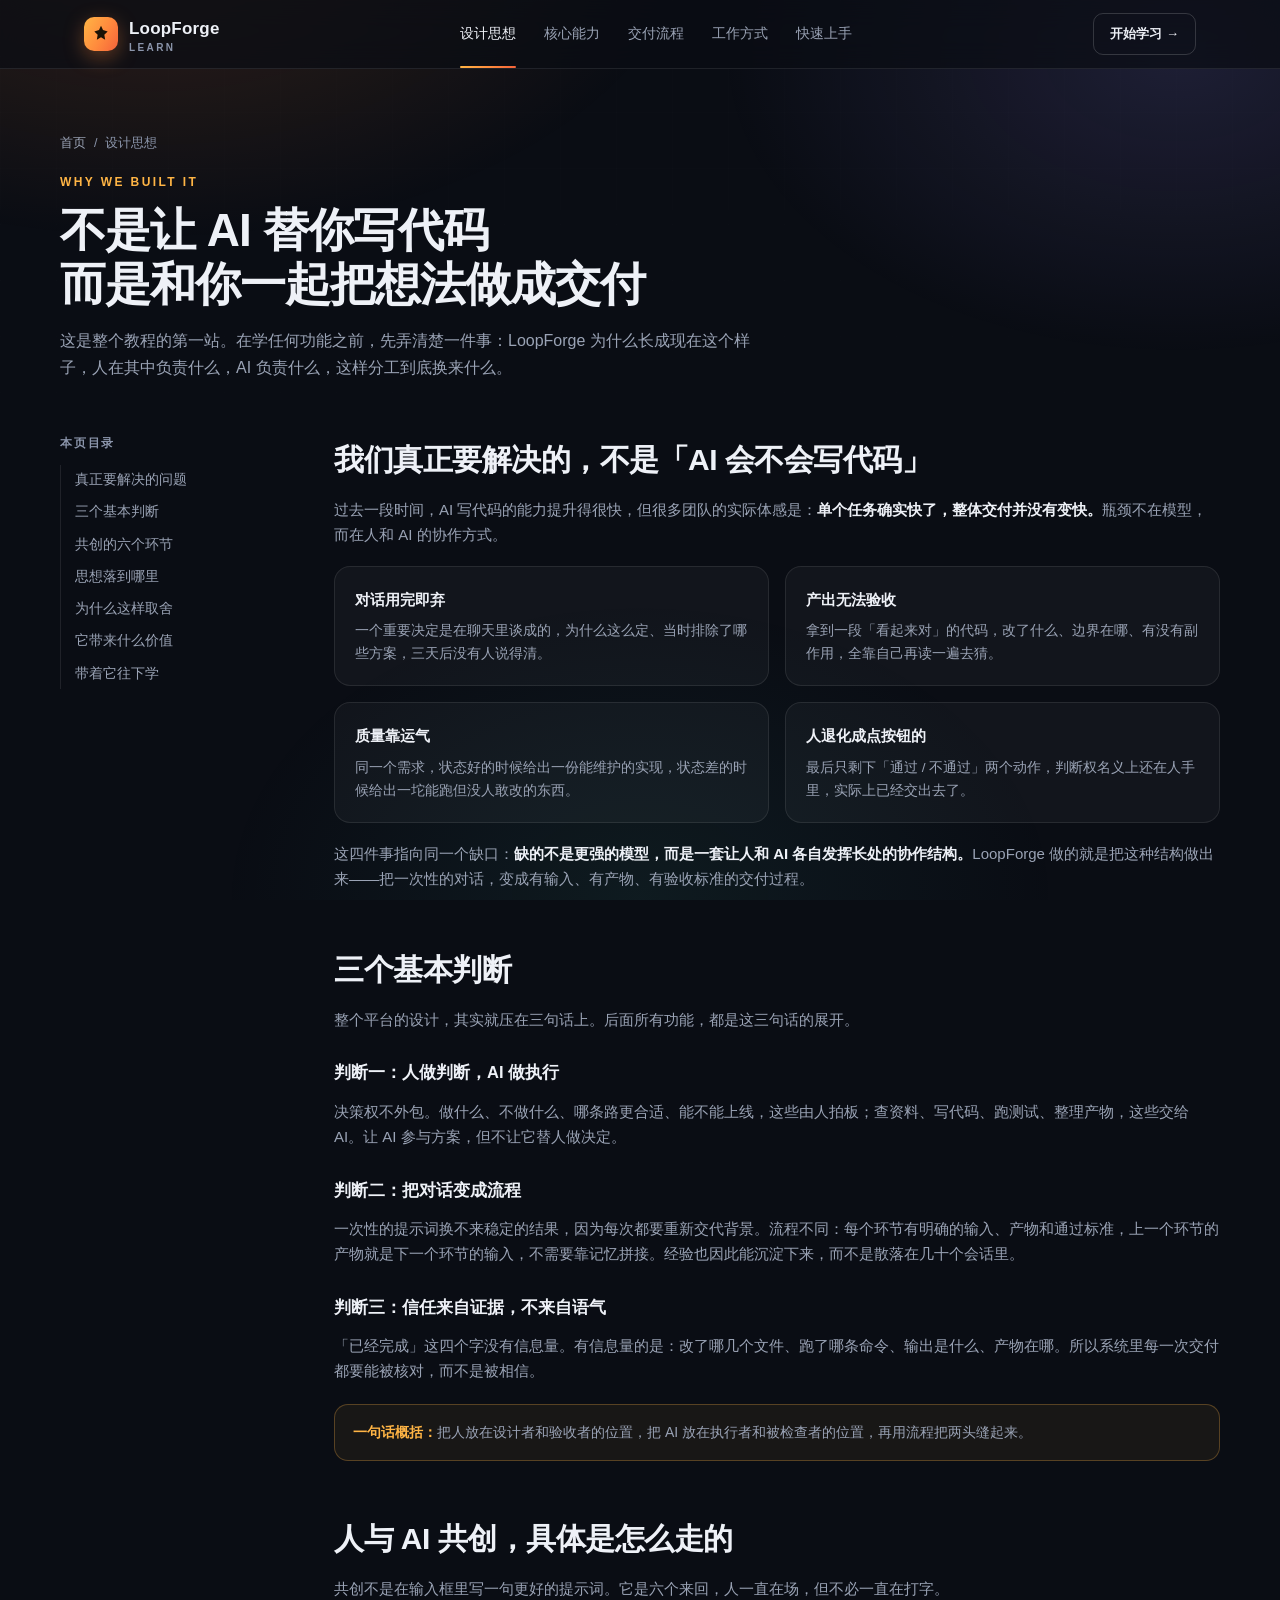
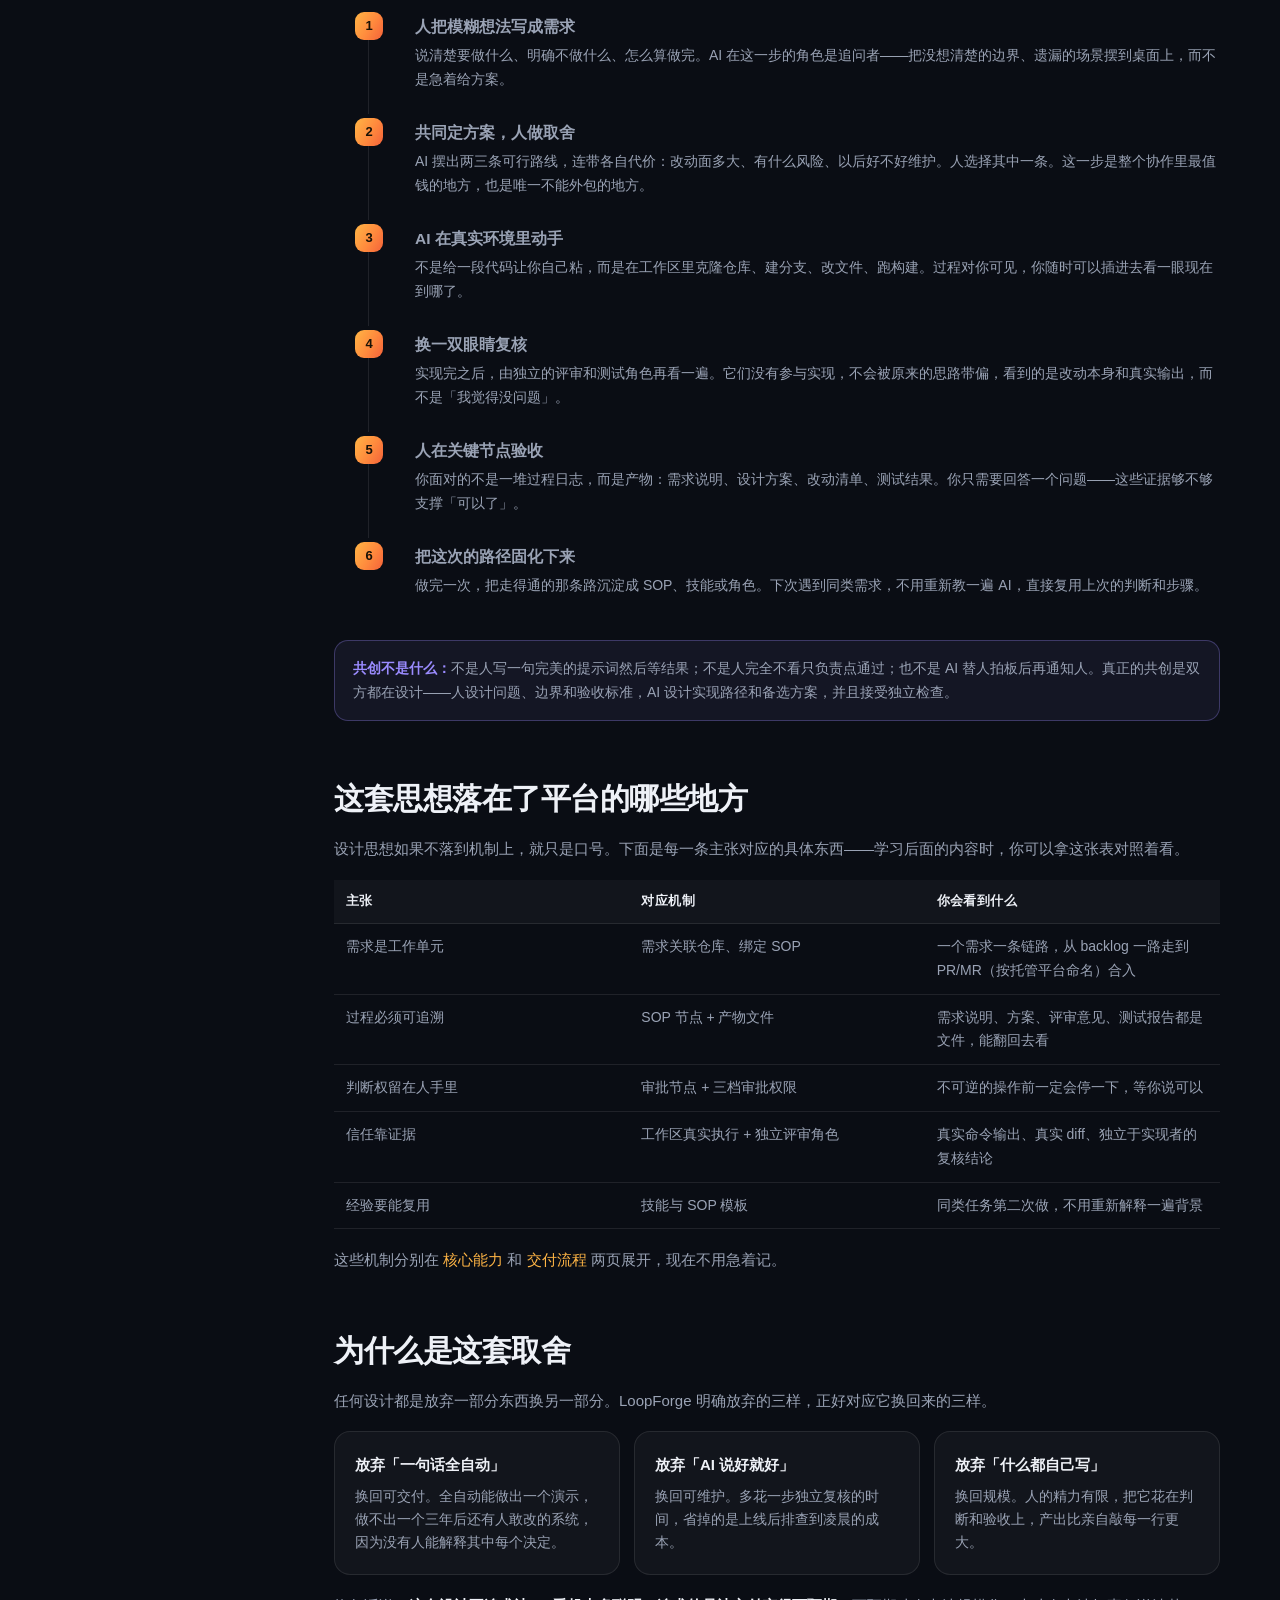
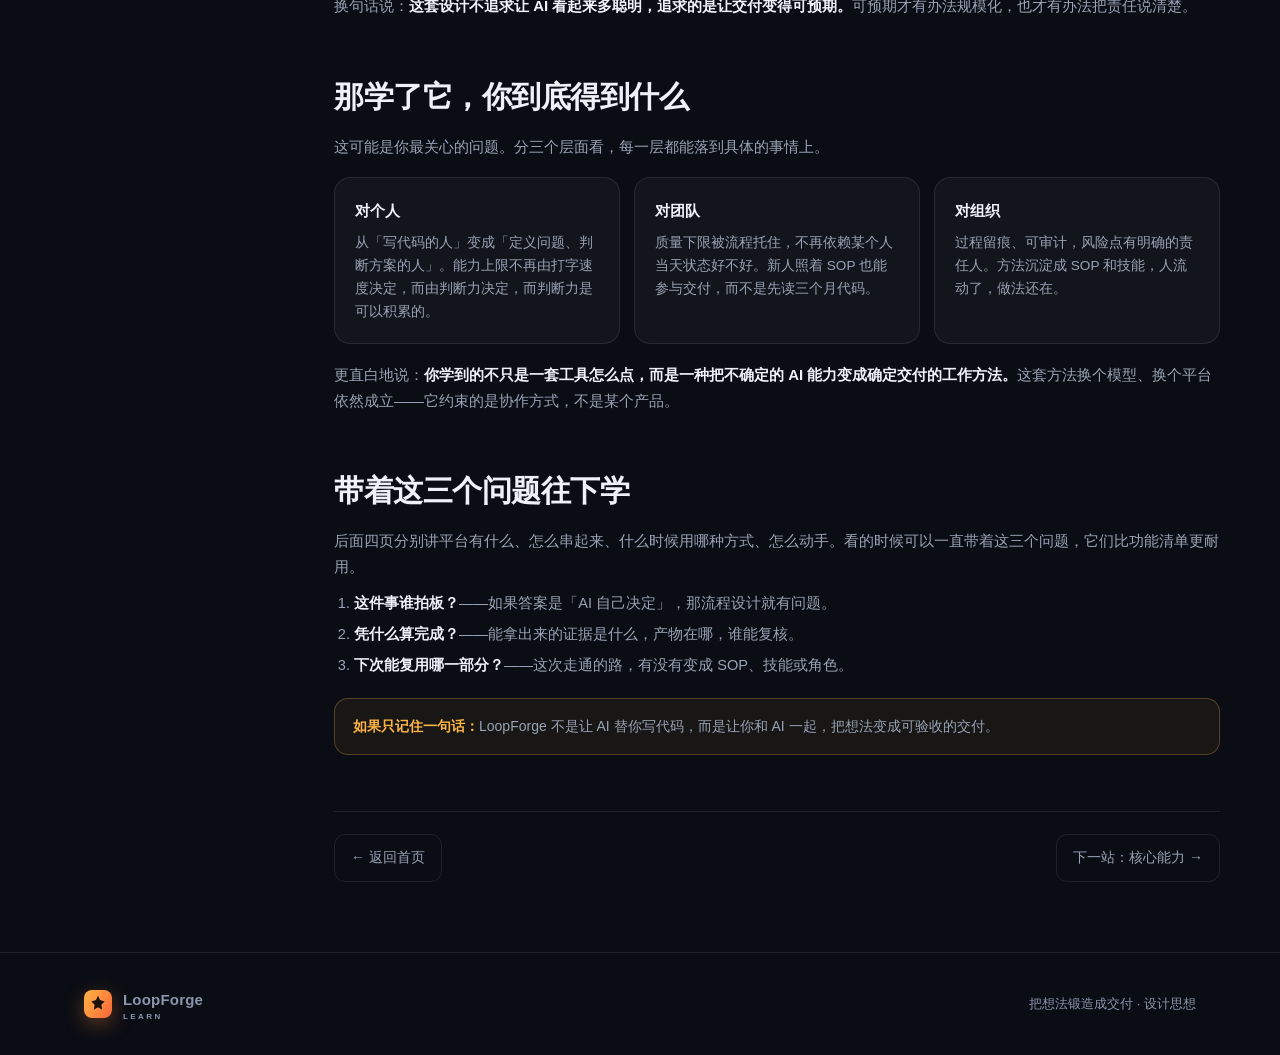
<file: philosophy.html>
<!DOCTYPE html>
<html lang="zh-CN">
<head>
<meta charset="UTF-8">
<meta name="viewport" content="width=device-width, initial-scale=1.0">
<meta name="description" content="LoopForge 的设计思想：为什么要把对话变成流程，人与 AI 如何分工与共创，这套取舍带来了什么价值。">
<title>设计思想 · LoopForge 学习中心</title>
<link rel="stylesheet" href="assets/site.css">
<meta name="theme-color" content="#0a0d14">
<link rel="canonical" href="https://binbinao.github.io/LoopForge-Demo/philosophy.html">
<meta property="og:title" content="设计思想 · LoopForge 学习中心">
<meta property="og:description" content="LoopForge 的设计思想：为什么要把对话变成流程，人与 AI 如何分工与共创，这套取舍带来了什么价值。">
<meta property="og:url" content="https://binbinao.github.io/LoopForge-Demo/philosophy.html">
<meta property="og:image" content="https://binbinao.github.io/LoopForge-Demo/assets/og-cover.png">
<meta name="twitter:card" content="summary_large_image">
<meta name="twitter:image" content="https://binbinao.github.io/LoopForge-Demo/assets/og-cover.png">
<link rel="icon" type="image/svg+xml" href="assets/favicon.svg">
<noscript><style>.reveal{opacity:1 !important;transform:none !important}</style></noscript>
</head>
<body>
<a class="skip-link" href="#main">跳到主要内容</a>
<div class="bg-glow"></div>
<div class="bg-grid"></div>

<header>
  <div class="wrap nav">
    <a href="index.html" class="brand">
      <span class="logo"><svg aria-hidden="true" viewBox="0 0 24 24" fill="none"><path d="M12 2l2.4 5.3L20 9l-4 4 1 6-5-3-5 3 1-6-4-4 5.6-1.7L12 2z" fill="#1a1206"/></svg></span>
      <span>LoopForge<small>LEARN</small></span>
    </a>
    <nav class="nav-links">
      <a href="philosophy.html" aria-current="page">设计思想</a>
      <a href="modules.html">核心能力</a>
      <a href="sop.html">交付流程</a>
      <a href="mindset.html">工作方式</a>
      <a href="start.html">快速上手</a>
    </nav>
    <a href="start.html" class="nav-cta">开始学习 →</a>
    <button class="menu-btn" aria-label="menu" aria-expanded="false">
      <svg aria-hidden="true" width="24" height="24" viewBox="0 0 24 24" fill="none" stroke="currentColor" stroke-width="2"><path d="M4 7h16M4 12h16M4 17h16"/></svg>
    </button>
  </div>
</header>

<main id="main">
  <section class="doc-hero wrap">
    <div class="crumbs"><a href="index.html">首页</a> <span>/</span> <span>设计思想</span></div>
    <span class="kicker">Why We Built It</span>
    <h1>不是让 AI 替你写代码<br>而是和你一起把想法做成交付</h1>
    <p>这是整个教程的第一站。在学任何功能之前，先弄清楚一件事：LoopForge 为什么长成现在这个样子，人在其中负责什么，AI 负责什么，这样分工到底换来什么。</p>
  </section>

  <div class="wrap doc">
    <aside class="toc">
      <div class="toc-title">本页目录</div>
      <ol>
        <li><a href="#problem">真正要解决的问题</a></li>
        <li><a href="#bet">三个基本判断</a></li>
        <li><a href="#loop">共创的六个环节</a></li>
        <li><a href="#landing">思想落到哪里</a></li>
        <li><a href="#tradeoff">为什么这样取舍</a></li>
        <li><a href="#value">它带来什么价值</a></li>
        <li><a href="#next">带着它往下学</a></li>
      </ol>
    </aside>

    <article class="doc-body">
      <h2 id="problem">我们真正要解决的，不是「AI 会不会写代码」</h2>
      <p>过去一段时间，AI 写代码的能力提升得很快，但很多团队的实际体感是：<b>单个任务确实快了，整体交付并没有变快。</b>瓶颈不在模型，而在人和 AI 的协作方式。</p>
      <div class="grid-2">
        <div class="tile">
          <h3>对话用完即弃</h3>
          <p>一个重要决定是在聊天里谈成的，为什么这么定、当时排除了哪些方案，三天后没有人说得清。</p>
        </div>
        <div class="tile">
          <h3>产出无法验收</h3>
          <p>拿到一段「看起来对」的代码，改了什么、边界在哪、有没有副作用，全靠自己再读一遍去猜。</p>
        </div>
        <div class="tile">
          <h3>质量靠运气</h3>
          <p>同一个需求，状态好的时候给出一份能维护的实现，状态差的时候给出一坨能跑但没人敢改的东西。</p>
        </div>
        <div class="tile">
          <h3>人退化成点按钮的</h3>
          <p>最后只剩下「通过 / 不通过」两个动作，判断权名义上还在人手里，实际上已经交出去了。</p>
        </div>
      </div>
      <p>这四件事指向同一个缺口：<b>缺的不是更强的模型，而是一套让人和 AI 各自发挥长处的协作结构。</b>LoopForge 做的就是把这种结构做出来——把一次性的对话，变成有输入、有产物、有验收标准的交付过程。</p>

      <h2 id="bet">三个基本判断</h2>
      <p>整个平台的设计，其实就压在三句话上。后面所有功能，都是这三句话的展开。</p>

      <h3 id="judgement-1">判断一：人做判断，AI 做执行</h3>
      <p>决策权不外包。做什么、不做什么、哪条路更合适、能不能上线，这些由人拍板；查资料、写代码、跑测试、整理产物，这些交给 AI。让 AI 参与方案，但不让它替人做决定。</p>

      <h3 id="judgement-2">判断二：把对话变成流程</h3>
      <p>一次性的提示词换不来稳定的结果，因为每次都要重新交代背景。流程不同：每个环节有明确的输入、产物和通过标准，上一个环节的产物就是下一个环节的输入，不需要靠记忆拼接。经验也因此能沉淀下来，而不是散落在几十个会话里。</p>

      <h3 id="judgement-3">判断三：信任来自证据，不来自语气</h3>
      <p>「已经完成」这四个字没有信息量。有信息量的是：改了哪几个文件、跑了哪条命令、输出是什么、产物在哪。所以系统里每一次交付都要能被核对，而不是被相信。</p>

      <div class="callout"><b>一句话概括：</b>把人放在设计者和验收者的位置，把 AI 放在执行者和被检查者的位置，再用流程把两头缝起来。</div>

      <h2 id="loop">人与 AI 共创，具体是怎么走的</h2>
      <p>共创不是在输入框里写一句更好的提示词。它是六个来回，人一直在场，但不必一直在打字。</p>
      <ol class="step-list">
        <li>
          <h3>人把模糊想法写成需求</h3>
          <p>说清楚要做什么、明确不做什么、怎么算做完。AI 在这一步的角色是追问者——把没想清楚的边界、遗漏的场景摆到桌面上，而不是急着给方案。</p>
        </li>
        <li>
          <h3>共同定方案，人做取舍</h3>
          <p>AI 摆出两三条可行路线，连带各自代价：改动面多大、有什么风险、以后好不好维护。人选择其中一条。这一步是整个协作里最值钱的地方，也是唯一不能外包的地方。</p>
        </li>
        <li>
          <h3>AI 在真实环境里动手</h3>
          <p>不是给一段代码让你自己粘，而是在工作区里克隆仓库、建分支、改文件、跑构建。过程对你可见，你随时可以插进去看一眼现在到哪了。</p>
        </li>
        <li>
          <h3>换一双眼睛复核</h3>
          <p>实现完之后，由独立的评审和测试角色再看一遍。它们没有参与实现，不会被原来的思路带偏，看到的是改动本身和真实输出，而不是「我觉得没问题」。</p>
        </li>
        <li>
          <h3>人在关键节点验收</h3>
          <p>你面对的不是一堆过程日志，而是产物：需求说明、设计方案、改动清单、测试结果。你只需要回答一个问题——这些证据够不够支撑「可以了」。</p>
        </li>
        <li>
          <h3>把这次的路径固化下来</h3>
          <p>做完一次，把走得通的那条路沉淀成 SOP、技能或角色。下次遇到同类需求，不用重新教一遍 AI，直接复用上次的判断和步骤。</p>
        </li>
      </ol>

      <div class="callout violet"><b>共创不是什么：</b>不是人写一句完美的提示词然后等结果；不是人完全不看只负责点通过；也不是 AI 替人拍板后再通知人。真正的共创是双方都在设计——人设计问题、边界和验收标准，AI 设计实现路径和备选方案，并且接受独立检查。</div>

      <h2 id="landing">这套思想落在了平台的哪些地方</h2>
      <p>设计思想如果不落到机制上，就只是口号。下面是每一条主张对应的具体东西——学习后面的内容时，你可以拿这张表对照着看。</p>
      <table class="tbl">
        <thead><tr><th>主张</th><th>对应机制</th><th>你会看到什么</th></tr></thead>
        <tbody>
          <tr><td>需求是工作单元</td><td>需求关联仓库、绑定 SOP</td><td>一个需求一条链路，从 backlog 一路走到 PR/MR（按托管平台命名）合入</td></tr>
          <tr><td>过程必须可追溯</td><td>SOP 节点 + 产物文件</td><td>需求说明、方案、评审意见、测试报告都是文件，能翻回去看</td></tr>
          <tr><td>判断权留在人手里</td><td>审批节点 + 三档审批权限</td><td>不可逆的操作前一定会停一下，等你说可以</td></tr>
          <tr><td>信任靠证据</td><td>工作区真实执行 + 独立评审角色</td><td>真实命令输出、真实 diff、独立于实现者的复核结论</td></tr>
          <tr><td>经验要能复用</td><td>技能与 SOP 模板</td><td>同类任务第二次做，不用重新解释一遍背景</td></tr>
        </tbody>
      </table>
      <p>这些机制分别在 <a href="modules.html" style="color:var(--amber)">核心能力</a> 和 <a href="sop.html" style="color:var(--amber)">交付流程</a> 两页展开，现在不用急着记。</p>

      <h2 id="tradeoff">为什么是这套取舍</h2>
      <p>任何设计都是放弃一部分东西换另一部分。LoopForge 明确放弃的三样，正好对应它换回来的三样。</p>
      <div class="grid-3">
        <div class="tile">
          <h3>放弃「一句话全自动」</h3>
          <p>换回可交付。全自动能做出一个演示，做不出一个三年后还有人敢改的系统，因为没有人能解释其中每个决定。</p>
        </div>
        <div class="tile">
          <h3>放弃「AI 说好就好」</h3>
          <p>换回可维护。多花一步独立复核的时间，省掉的是上线后排查到凌晨的成本。</p>
        </div>
        <div class="tile">
          <h3>放弃「什么都自己写」</h3>
          <p>换回规模。人的精力有限，把它花在判断和验收上，产出比亲自敲每一行更大。</p>
        </div>
      </div>
      <p>换句话说：<b>这套设计不追求让 AI 看起来多聪明，追求的是让交付变得可预期。</b>可预期才有办法规模化，也才有办法把责任说清楚。</p>

      <h2 id="value">那学了它，你到底得到什么</h2>
      <p>这可能是你最关心的问题。分三个层面看，每一层都能落到具体的事情上。</p>
      <div class="grid-3">
        <div class="tile">
          <h3>对个人</h3>
          <p>从「写代码的人」变成「定义问题、判断方案的人」。能力上限不再由打字速度决定，而由判断力决定，而判断力是可以积累的。</p>
        </div>
        <div class="tile">
          <h3>对团队</h3>
          <p>质量下限被流程托住，不再依赖某个人当天状态好不好。新人照着 SOP 也能参与交付，而不是先读三个月代码。</p>
        </div>
        <div class="tile">
          <h3>对组织</h3>
          <p>过程留痕、可审计，风险点有明确的责任人。方法沉淀成 SOP 和技能，人流动了，做法还在。</p>
        </div>
      </div>
      <p>更直白地说：<b>你学到的不只是一套工具怎么点，而是一种把不确定的 AI 能力变成确定交付的工作方法。</b>这套方法换个模型、换个平台依然成立——它约束的是协作方式，不是某个产品。</p>

      <h2 id="next">带着这三个问题往下学</h2>
      <p>后面四页分别讲平台有什么、怎么串起来、什么时候用哪种方式、怎么动手。看的时候可以一直带着这三个问题，它们比功能清单更耐用。</p>
      <ol>
        <li><b>这件事谁拍板？</b>——如果答案是「AI 自己决定」，那流程设计就有问题。</li>
        <li><b>凭什么算完成？</b>——能拿出来的证据是什么，产物在哪，谁能复核。</li>
        <li><b>下次能复用哪一部分？</b>——这次走通的路，有没有变成 SOP、技能或角色。</li>
      </ol>
      <div class="callout"><b>如果只记住一句话：</b>LoopForge 不是让 AI 替你写代码，而是让你和 AI 一起，把想法变成可验收的交付。</div>

      <div class="page-nav">
        <a href="index.html">← 返回首页</a>
        <a class="next" href="modules.html">下一站：核心能力 →</a>
      </div>
    </article>
  </div>
</main>

<footer>
  <div class="wrap foot">
    <div class="brand">
      <span class="logo" style="width:28px;height:28px;border-radius:8px"><svg aria-hidden="true" viewBox="0 0 24 24" fill="none"><path d="M12 2l2.4 5.3L20 9l-4 4 1 6-5-3-5 3 1-6-4-4 5.6-1.7L12 2z" fill="#1a1206"/></svg></span>
      <span>LoopForge<small style="font-size:8px">LEARN</small></span>
    </div>
    <div>把想法锻造成交付 · 设计思想</div>
  </div>
</footer>
<script src="assets/site.js"></script>
</body>
</html>
</file>
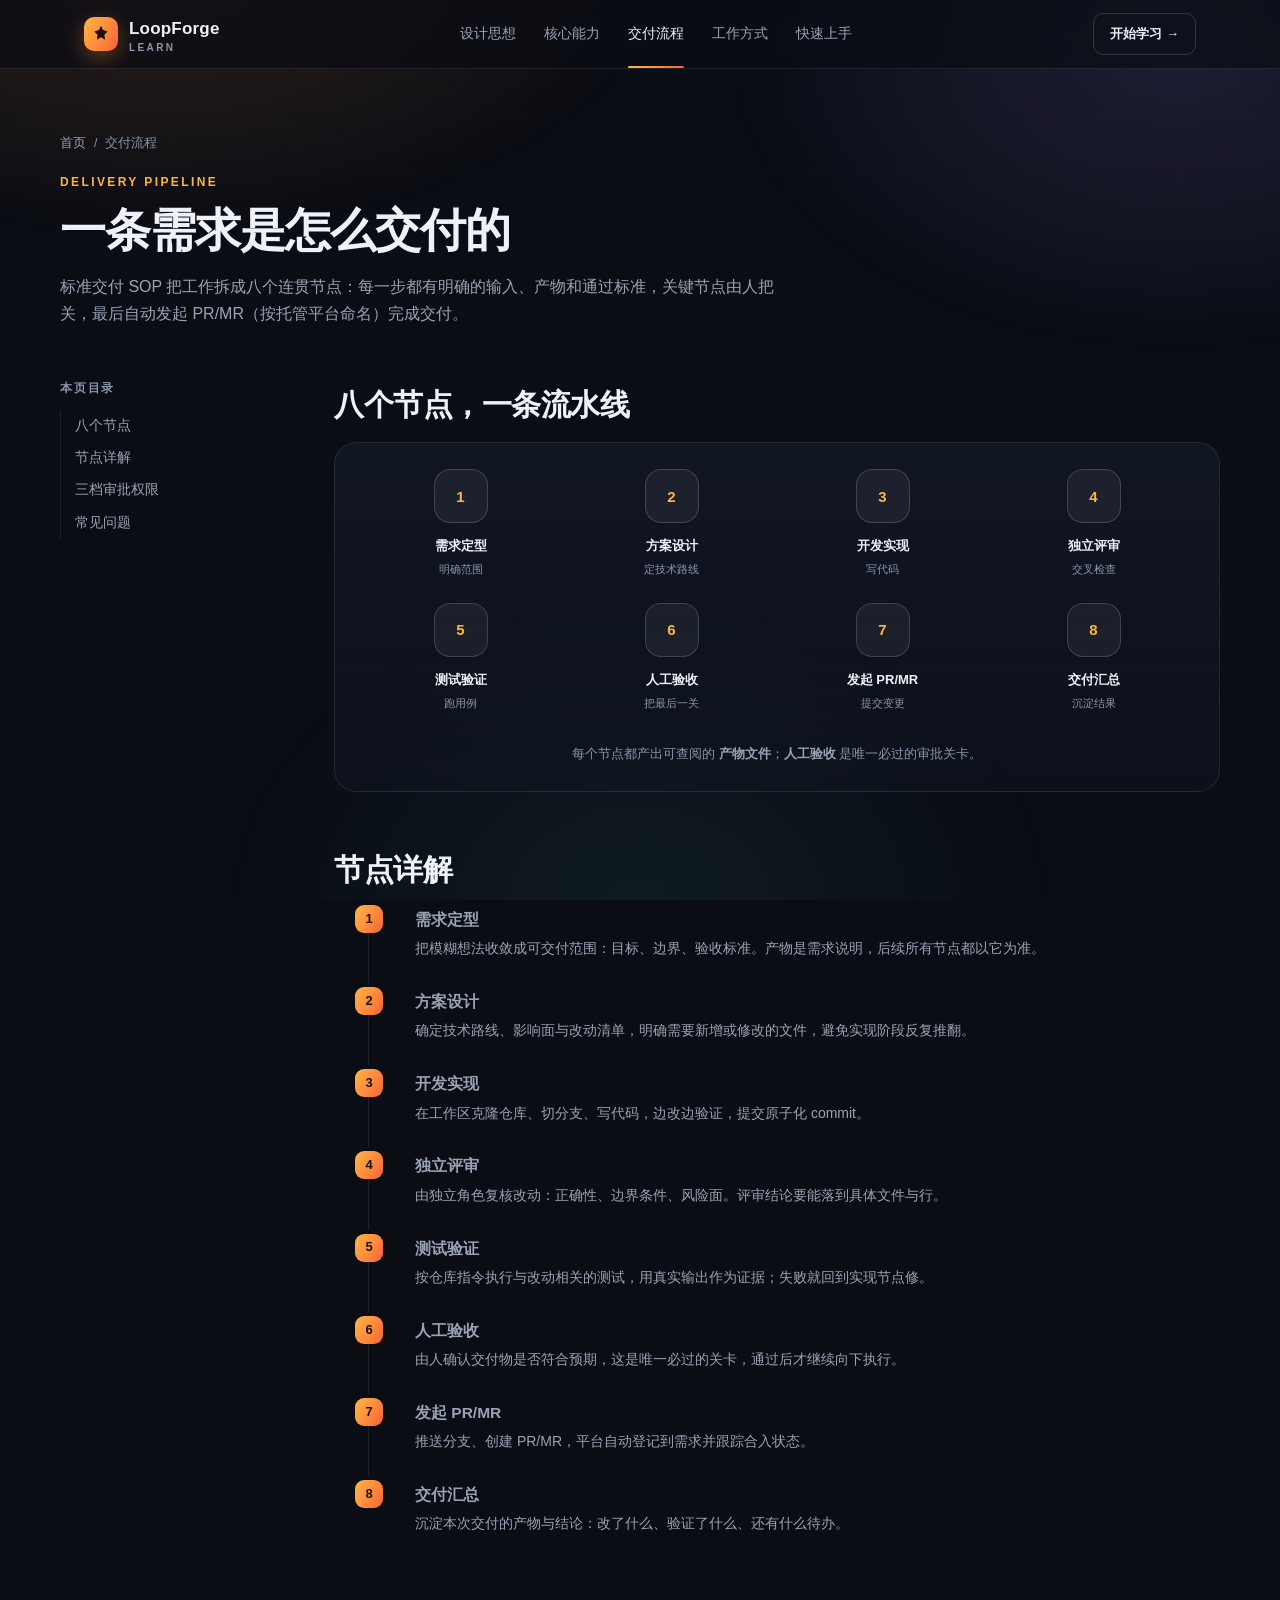
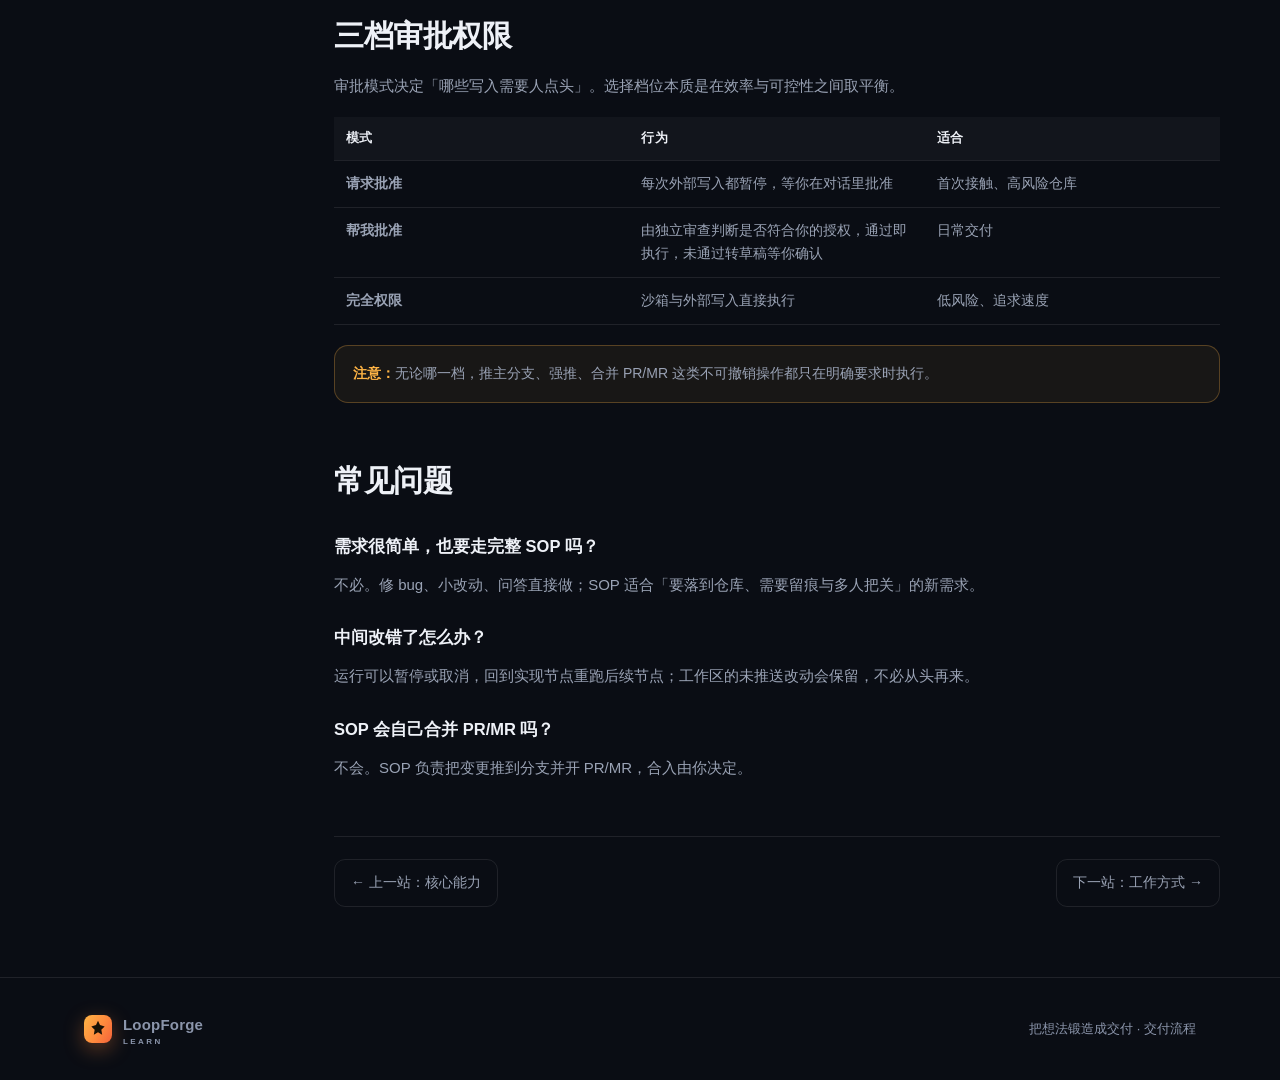
<file: sop.html>
<!DOCTYPE html>
<html lang="zh-CN">
<head>
<meta charset="UTF-8">
<meta name="viewport" content="width=device-width, initial-scale=1.0">
<meta name="description" content="LoopForge 标准交付 SOP：八个节点的输入、产物与通过标准，以及三档审批权限模式。">
<title>交付流程 · LoopForge 学习中心</title>
<link rel="stylesheet" href="assets/site.css">
<meta name="theme-color" content="#0a0d14">
<link rel="canonical" href="https://binbinao.github.io/LoopForge-Demo/sop.html">
<meta property="og:title" content="交付流程 · LoopForge 学习中心">
<meta property="og:description" content="LoopForge 标准交付 SOP：八个节点的输入、产物与通过标准，以及三档审批权限模式。">
<meta property="og:url" content="https://binbinao.github.io/LoopForge-Demo/sop.html">
<meta property="og:image" content="https://binbinao.github.io/LoopForge-Demo/assets/og-cover.png">
<meta name="twitter:card" content="summary_large_image">
<meta name="twitter:image" content="https://binbinao.github.io/LoopForge-Demo/assets/og-cover.png">
<link rel="icon" type="image/svg+xml" href="assets/favicon.svg">
<noscript><style>.reveal{opacity:1 !important;transform:none !important}</style></noscript>
</head>
<body>
<a class="skip-link" href="#main">跳到主要内容</a>
<div class="bg-glow"></div>
<div class="bg-grid"></div>

<header>
  <div class="wrap nav">
    <a href="index.html" class="brand">
      <span class="logo"><svg aria-hidden="true" viewBox="0 0 24 24" fill="none"><path d="M12 2l2.4 5.3L20 9l-4 4 1 6-5-3-5 3 1-6-4-4 5.6-1.7L12 2z" fill="#1a1206"/></svg></span>
      <span>LoopForge<small>LEARN</small></span>
    </a>
    <nav class="nav-links">
      <a href="philosophy.html">设计思想</a>
      <a href="modules.html">核心能力</a>
      <a href="sop.html" aria-current="page">交付流程</a>
      <a href="mindset.html">工作方式</a>
      <a href="start.html">快速上手</a>
    </nav>
    <a href="start.html" class="nav-cta">开始学习 →</a>
    <button class="menu-btn" aria-label="menu" aria-expanded="false">
      <svg aria-hidden="true" width="24" height="24" viewBox="0 0 24 24" fill="none" stroke="currentColor" stroke-width="2"><path d="M4 7h16M4 12h16M4 17h16"/></svg>
    </button>
  </div>
</header>

<main id="main">
  <section class="doc-hero wrap">
    <div class="crumbs"><a href="index.html">首页</a> <span>/</span> <span>交付流程</span></div>
    <span class="kicker">Delivery Pipeline</span>
    <h1>一条需求是怎么交付的</h1>
    <p>标准交付 SOP 把工作拆成八个连贯节点：每一步都有明确的输入、产物和通过标准，关键节点由人把关，最后自动发起 PR/MR（按托管平台命名）完成交付。</p>
  </section>

  <div class="wrap doc">
    <aside class="toc">
      <div class="toc-title">本页目录</div>
      <ol>
        <li><a href="#pipeline">八个节点</a></li>
        <li><a href="#detail">节点详解</a></li>
        <li><a href="#approval">三档审批权限</a></li>
        <li><a href="#faq">常见问题</a></li>
      </ol>
    </aside>

    <article class="doc-body">
      <h2 id="pipeline">八个节点，一条流水线</h2>
      <div class="flow-wrap">
        <div class="flow">
          <div class="node"><div class="bubble">1</div><div class="lbl">需求定型</div><div class="sub">明确范围</div></div>
          <div class="node"><div class="bubble">2</div><div class="lbl">方案设计</div><div class="sub">定技术路线</div></div>
          <div class="node"><div class="bubble">3</div><div class="lbl">开发实现</div><div class="sub">写代码</div></div>
          <div class="node"><div class="bubble">4</div><div class="lbl">独立评审</div><div class="sub">交叉检查</div></div>
          <div class="node"><div class="bubble">5</div><div class="lbl">测试验证</div><div class="sub">跑用例</div></div>
          <div class="node"><div class="bubble">6</div><div class="lbl">人工验收</div><div class="sub">把最后一关</div></div>
          <div class="node"><div class="bubble">7</div><div class="lbl">发起 PR/MR</div><div class="sub">提交变更</div></div>
          <div class="node"><div class="bubble">8</div><div class="lbl">交付汇总</div><div class="sub">沉淀结果</div></div>
        </div>
        <div class="flow-note">每个节点都产出可查阅的 <b>产物文件</b>；<b>人工验收</b> 是唯一必过的审批关卡。</div>
      </div>

      <h2 id="detail">节点详解</h2>
      <ol class="step-list">
        <li><h3>需求定型</h3><p>把模糊想法收敛成可交付范围：目标、边界、验收标准。产物是需求说明，后续所有节点都以它为准。</p></li>
        <li><h3>方案设计</h3><p>确定技术路线、影响面与改动清单，明确需要新增或修改的文件，避免实现阶段反复推翻。</p></li>
        <li><h3>开发实现</h3><p>在工作区克隆仓库、切分支、写代码，边改边验证，提交原子化 commit。</p></li>
        <li><h3>独立评审</h3><p>由独立角色复核改动：正确性、边界条件、风险面。评审结论要能落到具体文件与行。</p></li>
        <li><h3>测试验证</h3><p>按仓库指令执行与改动相关的测试，用真实输出作为证据；失败就回到实现节点修。</p></li>
        <li><h3>人工验收</h3><p>由人确认交付物是否符合预期，这是唯一必过的关卡，通过后才继续向下执行。</p></li>
        <li><h3>发起 PR/MR</h3><p>推送分支、创建 PR/MR，平台自动登记到需求并跟踪合入状态。</p></li>
        <li><h3>交付汇总</h3><p>沉淀本次交付的产物与结论：改了什么、验证了什么、还有什么待办。</p></li>
      </ol>

      <h2 id="approval">三档审批权限</h2>
      <p>审批模式决定「哪些写入需要人点头」。选择档位本质是在效率与可控性之间取平衡。</p>
      <table class="tbl">
        <thead><tr><th>模式</th><th>行为</th><th>适合</th></tr></thead>
        <tbody>
          <tr><td><b>请求批准</b></td><td>每次外部写入都暂停，等你在对话里批准</td><td>首次接触、高风险仓库</td></tr>
          <tr><td><b>帮我批准</b></td><td>由独立审查判断是否符合你的授权，通过即执行，未通过转草稿等你确认</td><td>日常交付</td></tr>
          <tr><td><b>完全权限</b></td><td>沙箱与外部写入直接执行</td><td>低风险、追求速度</td></tr>
        </tbody>
      </table>
      <div class="callout"><b>注意：</b>无论哪一档，推主分支、强推、合并 PR/MR 这类不可撤销操作都只在明确要求时执行。</div>

      <h2 id="faq">常见问题</h2>
      <h3>需求很简单，也要走完整 SOP 吗？</h3>
      <p>不必。修 bug、小改动、问答直接做；SOP 适合「要落到仓库、需要留痕与多人把关」的新需求。</p>
      <h3>中间改错了怎么办？</h3>
      <p>运行可以暂停或取消，回到实现节点重跑后续节点；工作区的未推送改动会保留，不必从头再来。</p>
      <h3>SOP 会自己合并 PR/MR 吗？</h3>
      <p>不会。SOP 负责把变更推到分支并开 PR/MR，合入由你决定。</p>

      <div class="page-nav">
        <a href="modules.html">← 上一站：核心能力</a>
        <a class="next" href="mindset.html">下一站：工作方式 →</a>
      </div>
    </article>
  </div>
</main>

<footer>
  <div class="wrap foot">
    <div class="brand">
      <span class="logo" style="width:28px;height:28px;border-radius:8px"><svg aria-hidden="true" viewBox="0 0 24 24" fill="none"><path d="M12 2l2.4 5.3L20 9l-4 4 1 6-5-3-5 3 1-6-4-4 5.6-1.7L12 2z" fill="#1a1206"/></svg></span>
      <span>LoopForge<small style="font-size:8px">LEARN</small></span>
    </div>
    <div>把想法锻造成交付 · 交付流程</div>
  </div>
</footer>
<script src="assets/site.js"></script>
</body>
</html>
</file>
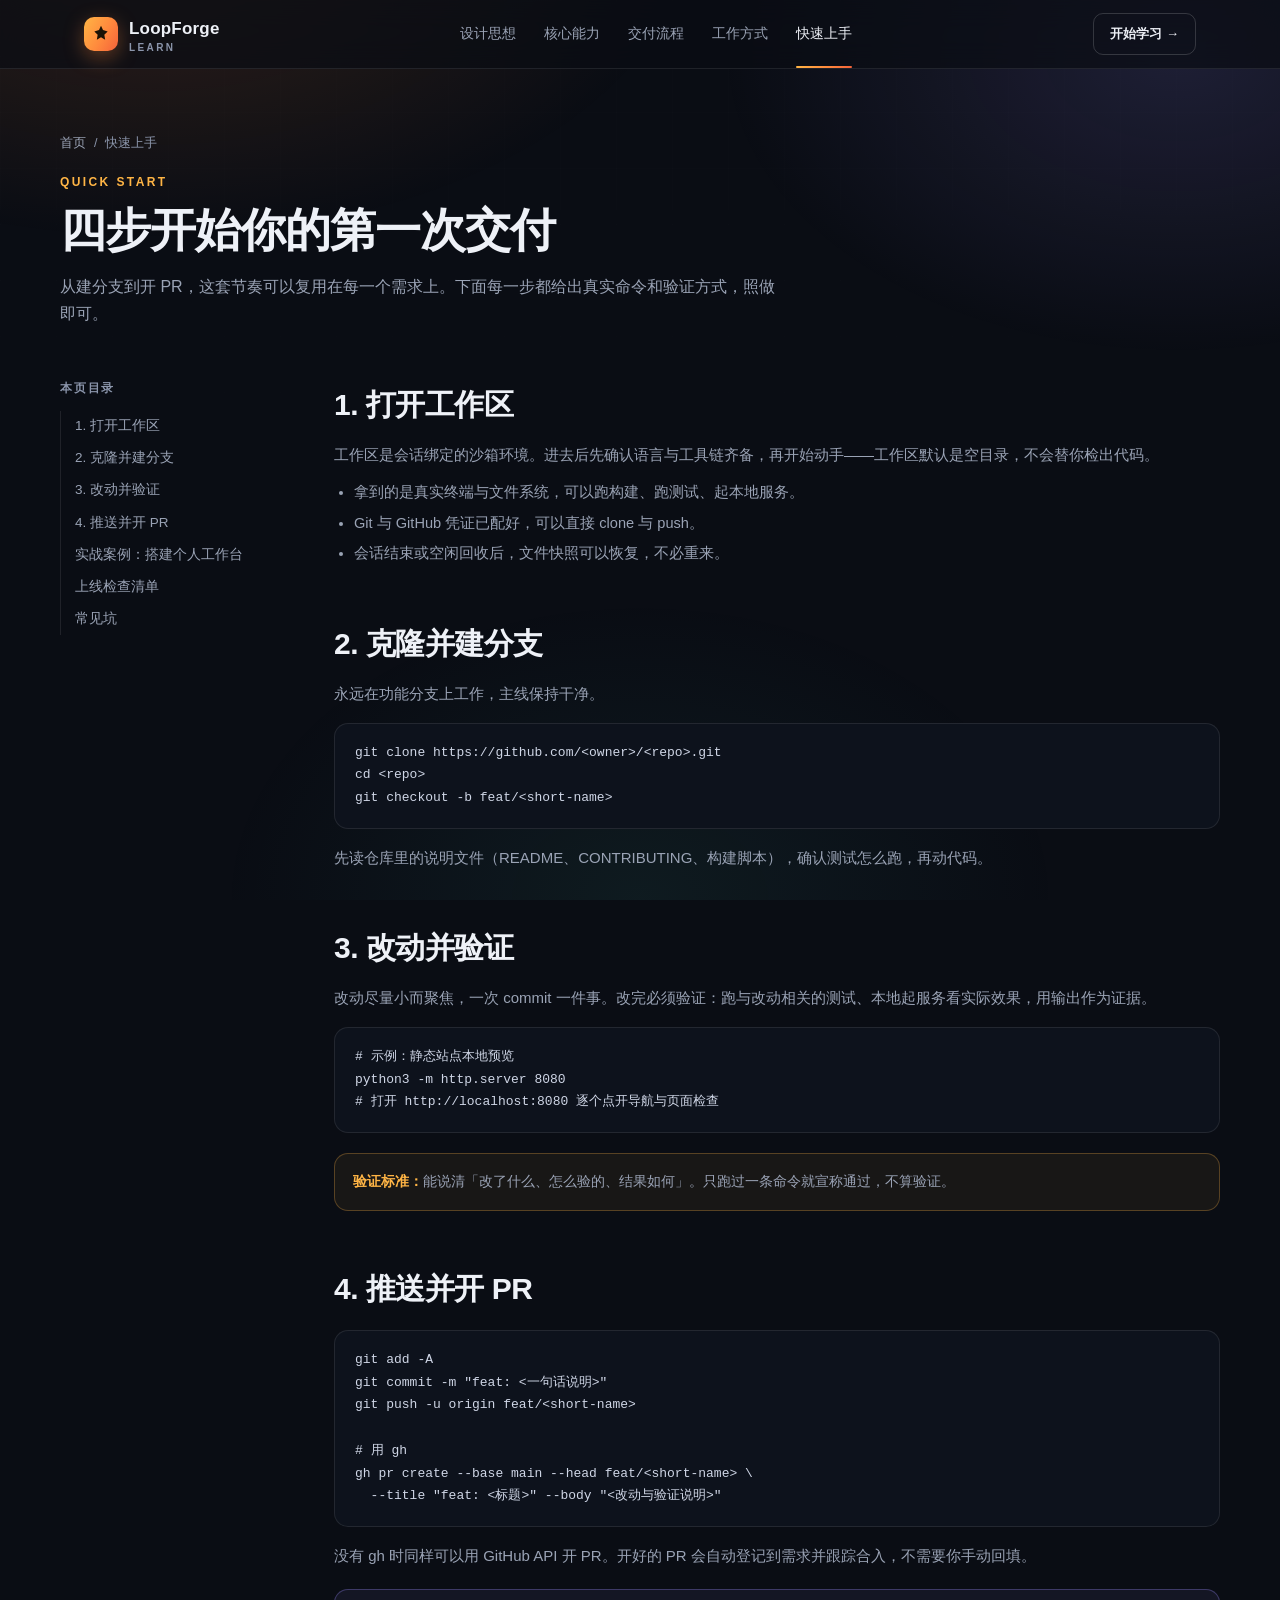
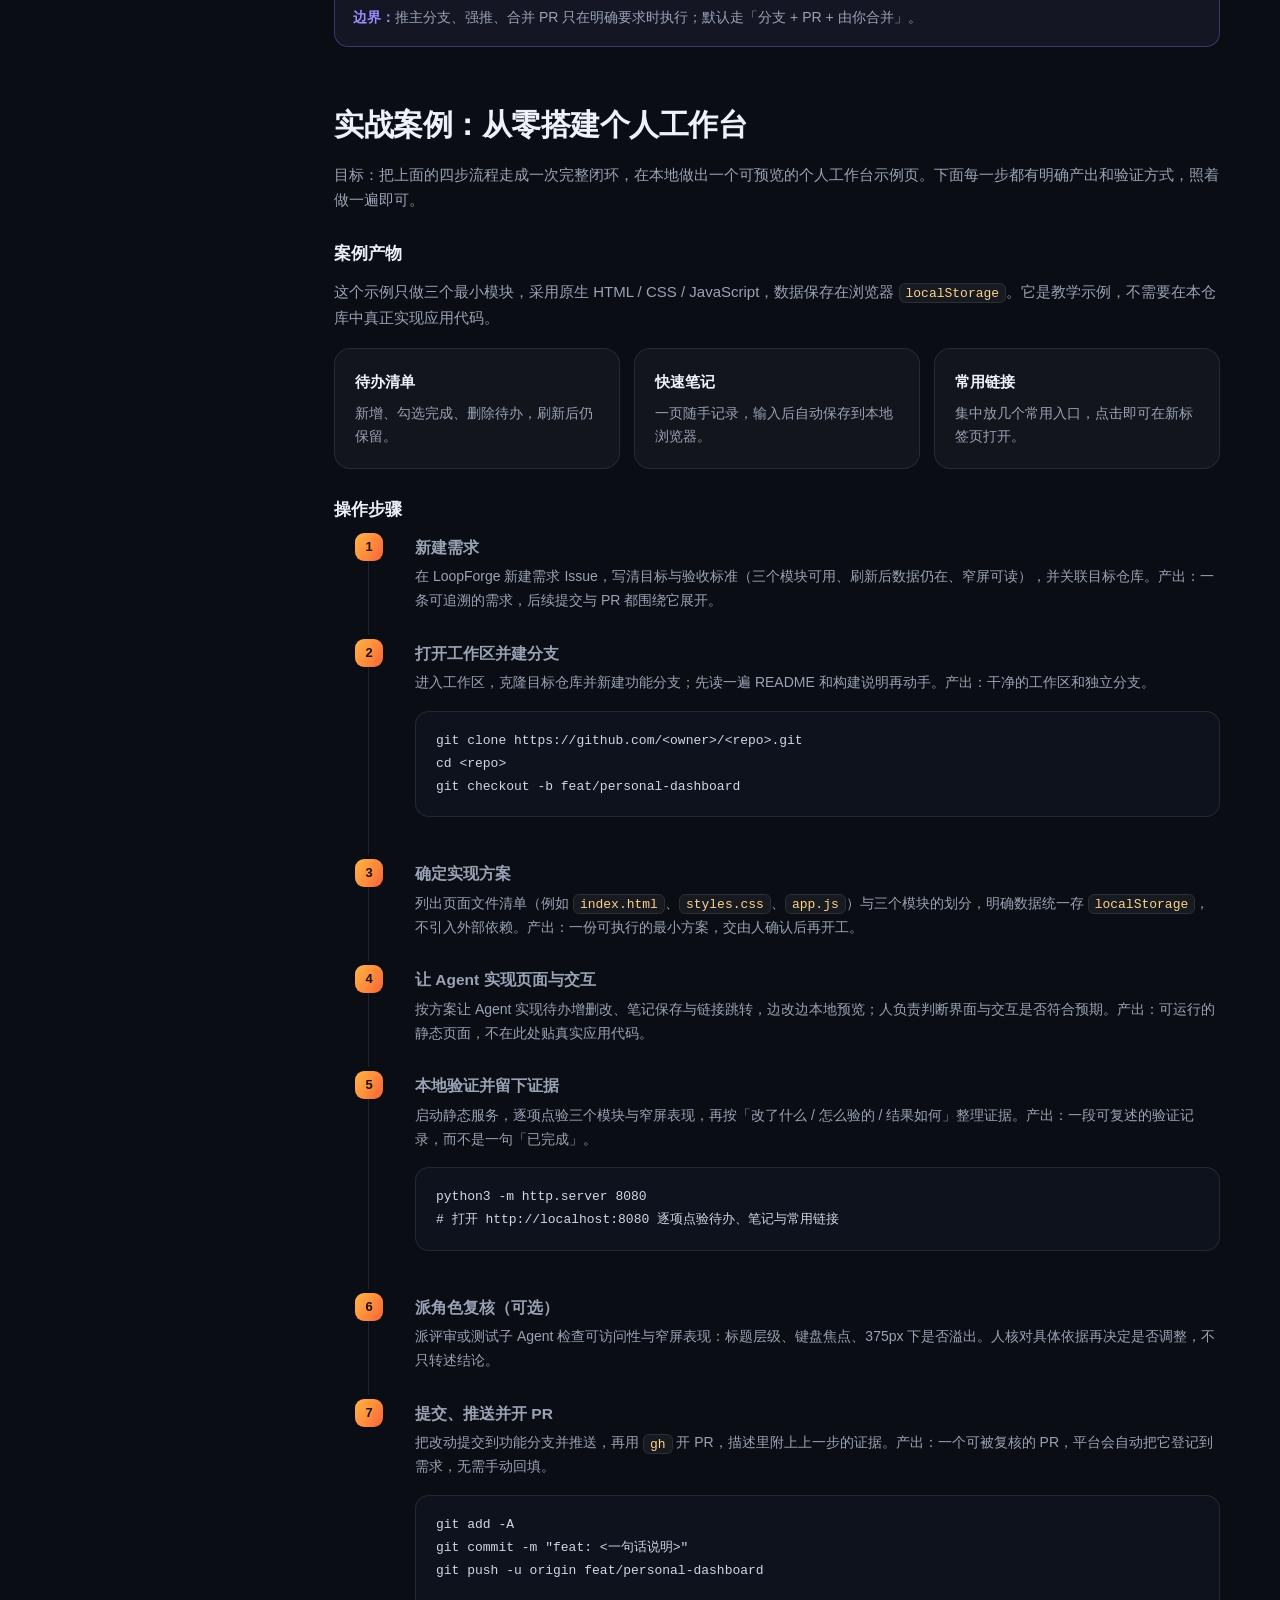
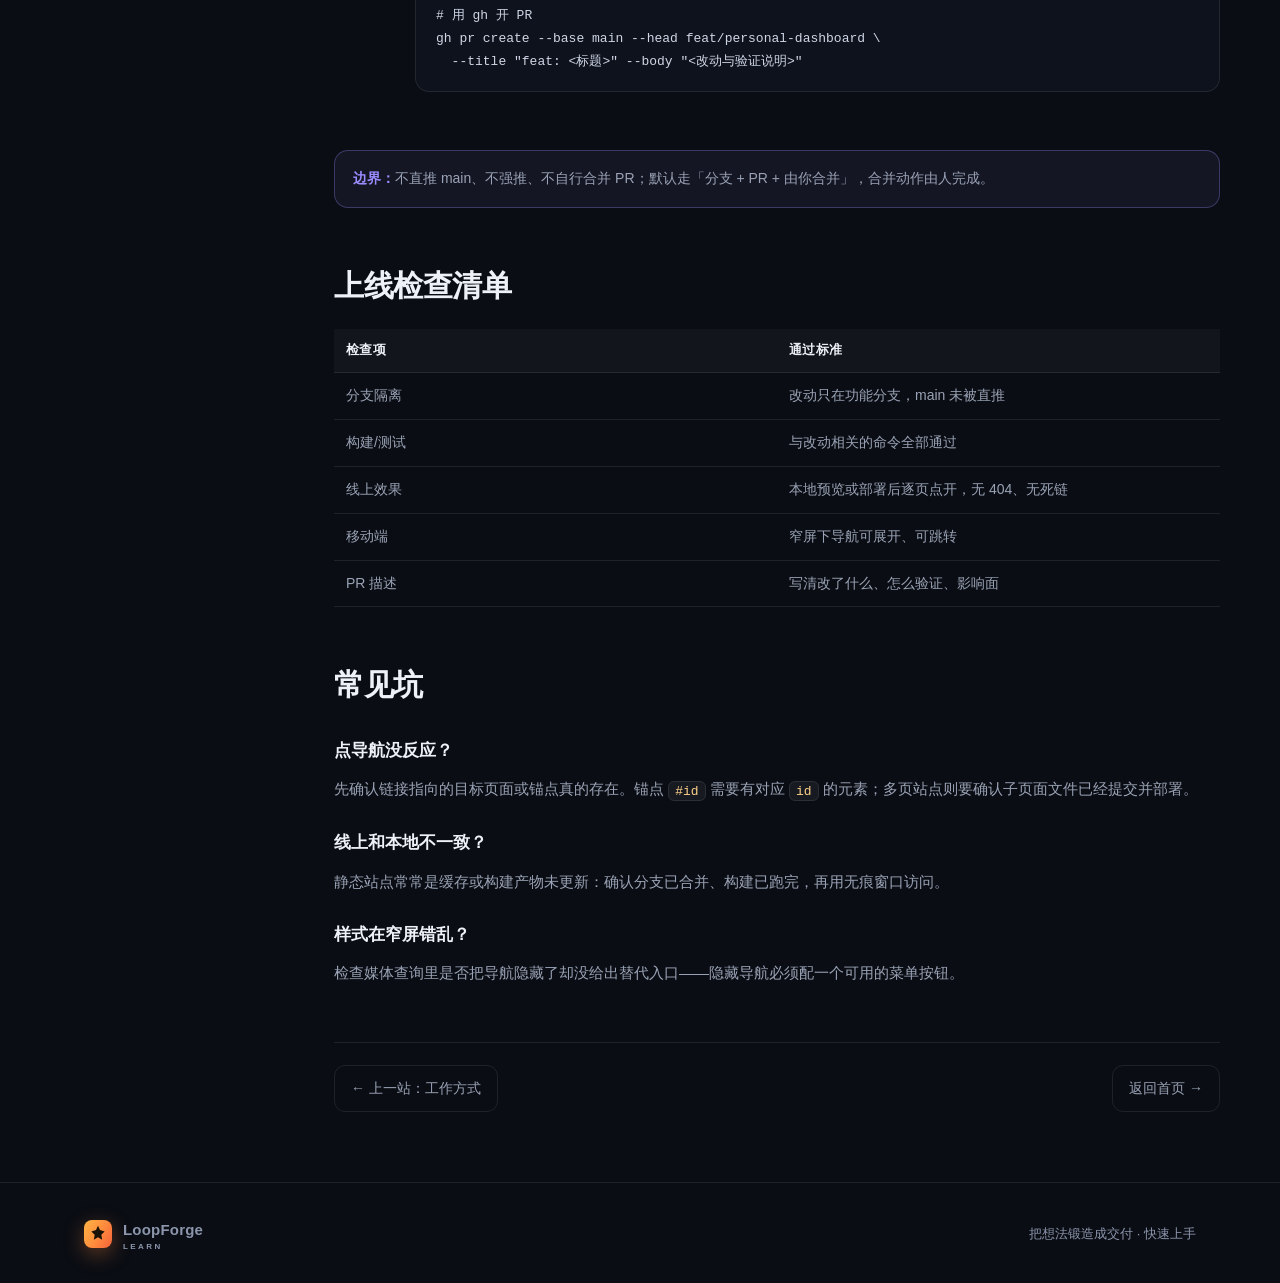
<file: start.html>
<!DOCTYPE html>
<html lang="zh-CN">
<head>
<meta charset="UTF-8">
<meta name="viewport" content="width=device-width, initial-scale=1.0">
<meta name="description" content="LoopForge 快速上手：打开工作区、克隆并建分支、改动并验证、推送并开 PR，附命令示例与检查清单。">
<title>快速上手 · LoopForge 学习中心</title>
<link rel="stylesheet" href="assets/site.css">
<meta name="theme-color" content="#0a0d14">
<link rel="canonical" href="https://binbinao.github.io/LoopForge-Demo/start.html">
<meta property="og:title" content="快速上手 · LoopForge 学习中心">
<meta property="og:description" content="LoopForge 快速上手：打开工作区、克隆并建分支、改动并验证、推送并开 PR，附命令示例与检查清单。">
<meta property="og:url" content="https://binbinao.github.io/LoopForge-Demo/start.html">
<meta property="og:image" content="https://binbinao.github.io/LoopForge-Demo/assets/og-cover.png">
<meta name="twitter:card" content="summary_large_image">
<meta name="twitter:image" content="https://binbinao.github.io/LoopForge-Demo/assets/og-cover.png">
<link rel="icon" type="image/svg+xml" href="assets/favicon.svg">
<noscript><style>.reveal{opacity:1 !important;transform:none !important}</style></noscript>
</head>
<body>
<a class="skip-link" href="#main">跳到主要内容</a>
<div class="bg-glow"></div>
<div class="bg-grid"></div>

<header>
  <div class="wrap nav">
    <a href="index.html" class="brand">
      <span class="logo"><svg aria-hidden="true" viewBox="0 0 24 24" fill="none"><path d="M12 2l2.4 5.3L20 9l-4 4 1 6-5-3-5 3 1-6-4-4 5.6-1.7L12 2z" fill="#1a1206"/></svg></span>
      <span>LoopForge<small>LEARN</small></span>
    </a>
    <nav class="nav-links">
      <a href="philosophy.html">设计思想</a>
      <a href="modules.html">核心能力</a>
      <a href="sop.html">交付流程</a>
      <a href="mindset.html">工作方式</a>
      <a href="start.html" aria-current="page">快速上手</a>
    </nav>
    <a href="start.html" class="nav-cta">开始学习 →</a>
    <button class="menu-btn" aria-label="menu" aria-expanded="false">
      <svg aria-hidden="true" width="24" height="24" viewBox="0 0 24 24" fill="none" stroke="currentColor" stroke-width="2"><path d="M4 7h16M4 12h16M4 17h16"/></svg>
    </button>
  </div>
</header>

<main id="main">
  <section class="doc-hero wrap">
    <div class="crumbs"><a href="index.html">首页</a> <span>/</span> <span>快速上手</span></div>
    <span class="kicker">Quick Start</span>
    <h1>四步开始你的第一次交付</h1>
    <p>从建分支到开 PR，这套节奏可以复用在每一个需求上。下面每一步都给出真实命令和验证方式，照做即可。</p>
  </section>

  <div class="wrap doc">
    <aside class="toc">
      <div class="toc-title">本页目录</div>
      <ol>
        <li><a href="#s1">1. 打开工作区</a></li>
        <li><a href="#s2">2. 克隆并建分支</a></li>
        <li><a href="#s3">3. 改动并验证</a></li>
        <li><a href="#s4">4. 推送并开 PR</a></li>
        <li><a href="#case">实战案例：搭建个人工作台</a></li>
        <li><a href="#check">上线检查清单</a></li>
        <li><a href="#faq">常见坑</a></li>
      </ol>
    </aside>

    <article class="doc-body">
      <h2 id="s1">1. 打开工作区</h2>
      <p>工作区是会话绑定的沙箱环境。进去后先确认语言与工具链齐备，再开始动手——工作区默认是空目录，不会替你检出代码。</p>
      <ul>
        <li>拿到的是真实终端与文件系统，可以跑构建、跑测试、起本地服务。</li>
        <li>Git 与 GitHub 凭证已配好，可以直接 clone 与 push。</li>
        <li>会话结束或空闲回收后，文件快照可以恢复，不必重来。</li>
      </ul>

      <h2 id="s2">2. 克隆并建分支</h2>
      <p>永远在功能分支上工作，主线保持干净。</p>
      <pre><code>git clone https://github.com/&lt;owner&gt;/&lt;repo&gt;.git
cd &lt;repo&gt;
git checkout -b feat/&lt;short-name&gt;</code></pre>
      <p>先读仓库里的说明文件（README、CONTRIBUTING、构建脚本），确认测试怎么跑，再动代码。</p>

      <h2 id="s3">3. 改动并验证</h2>
      <p>改动尽量小而聚焦，一次 commit 一件事。改完必须验证：跑与改动相关的测试、本地起服务看实际效果，用输出作为证据。</p>
      <pre><code># 示例：静态站点本地预览
python3 -m http.server 8080
# 打开 http://localhost:8080 逐个点开导航与页面检查</code></pre>
      <div class="callout"><b>验证标准：</b>能说清「改了什么、怎么验的、结果如何」。只跑过一条命令就宣称通过，不算验证。</div>

      <h2 id="s4">4. 推送并开 PR</h2>
      <pre><code>git add -A
git commit -m "feat: &lt;一句话说明&gt;"
git push -u origin feat/&lt;short-name&gt;

# 用 gh
gh pr create --base main --head feat/&lt;short-name&gt; \
  --title "feat: &lt;标题&gt;" --body "&lt;改动与验证说明&gt;"</code></pre>
      <p>没有 gh 时同样可以用 GitHub API 开 PR。开好的 PR 会自动登记到需求并跟踪合入，不需要你手动回填。</p>
      <div class="callout violet"><b>边界：</b>推主分支、强推、合并 PR 只在明确要求时执行；默认走「分支 + PR + 由你合并」。</div>

      <h2 id="case">实战案例：从零搭建个人工作台</h2>
      <p>目标：把上面的四步流程走成一次完整闭环，在本地做出一个可预览的个人工作台示例页。下面每一步都有明确产出和验证方式，照着做一遍即可。</p>

      <h3>案例产物</h3>
      <p>这个示例只做三个最小模块，采用原生 HTML / CSS / JavaScript，数据保存在浏览器 <code>localStorage</code>。它是教学示例，不需要在本仓库中真正实现应用代码。</p>
      <div class="grid-3">
        <div class="tile"><h4>待办清单</h4><p>新增、勾选完成、删除待办，刷新后仍保留。</p></div>
        <div class="tile"><h4>快速笔记</h4><p>一页随手记录，输入后自动保存到本地浏览器。</p></div>
        <div class="tile"><h4>常用链接</h4><p>集中放几个常用入口，点击即可在新标签页打开。</p></div>
      </div>

      <h3>操作步骤</h3>
      <ol class="step-list">
        <li>
          <h4>新建需求</h4>
          <p>在 LoopForge 新建需求 Issue，写清目标与验收标准（三个模块可用、刷新后数据仍在、窄屏可读），并关联目标仓库。产出：一条可追溯的需求，后续提交与 PR 都围绕它展开。</p>
        </li>
        <li>
          <h4>打开工作区并建分支</h4>
          <p>进入工作区，克隆目标仓库并新建功能分支；先读一遍 README 和构建说明再动手。产出：干净的工作区和独立分支。</p>
          <pre><code>git clone https://github.com/&lt;owner&gt;/&lt;repo&gt;.git
cd &lt;repo&gt;
git checkout -b feat/personal-dashboard</code></pre>
        </li>
        <li>
          <h4>确定实现方案</h4>
          <p>列出页面文件清单（例如 <code>index.html</code>、<code>styles.css</code>、<code>app.js</code>）与三个模块的划分，明确数据统一存 <code>localStorage</code>，不引入外部依赖。产出：一份可执行的最小方案，交由人确认后再开工。</p>
        </li>
        <li>
          <h4>让 Agent 实现页面与交互</h4>
          <p>按方案让 Agent 实现待办增删改、笔记保存与链接跳转，边改边本地预览；人负责判断界面与交互是否符合预期。产出：可运行的静态页面，不在此处贴真实应用代码。</p>
        </li>
        <li>
          <h4>本地验证并留下证据</h4>
          <p>启动静态服务，逐项点验三个模块与窄屏表现，再按「改了什么 / 怎么验的 / 结果如何」整理证据。产出：一段可复述的验证记录，而不是一句「已完成」。</p>
          <pre><code>python3 -m http.server 8080
# 打开 http://localhost:8080 逐项点验待办、笔记与常用链接</code></pre>
        </li>
        <li>
          <h4>派角色复核（可选）</h4>
          <p>派评审或测试子 Agent 检查可访问性与窄屏表现：标题层级、键盘焦点、375px 下是否溢出。人核对具体依据再决定是否调整，不只转述结论。</p>
        </li>
        <li>
          <h4>提交、推送并开 PR</h4>
          <p>把改动提交到功能分支并推送，再用 <code>gh</code> 开 PR，描述里附上上一步的证据。产出：一个可被复核的 PR，平台会自动把它登记到需求，无需手动回填。</p>
          <pre><code>git add -A
git commit -m "feat: &lt;一句话说明&gt;"
git push -u origin feat/personal-dashboard

# 用 gh 开 PR
gh pr create --base main --head feat/personal-dashboard \
  --title "feat: &lt;标题&gt;" --body "&lt;改动与验证说明&gt;"</code></pre>
        </li>
      </ol>

      <div class="callout violet"><b>边界：</b>不直推 main、不强推、不自行合并 PR；默认走「分支 + PR + 由你合并」，合并动作由人完成。</div>

      <h2 id="check">上线检查清单</h2>
      <table class="tbl">
        <thead><tr><th>检查项</th><th>通过标准</th></tr></thead>
        <tbody>
          <tr><td>分支隔离</td><td>改动只在功能分支，main 未被直推</td></tr>
          <tr><td>构建/测试</td><td>与改动相关的命令全部通过</td></tr>
          <tr><td>线上效果</td><td>本地预览或部署后逐页点开，无 404、无死链</td></tr>
          <tr><td>移动端</td><td>窄屏下导航可展开、可跳转</td></tr>
          <tr><td>PR 描述</td><td>写清改了什么、怎么验证、影响面</td></tr>
        </tbody>
      </table>

      <h2 id="faq">常见坑</h2>
      <h3>点导航没反应？</h3>
      <p>先确认链接指向的目标页面或锚点真的存在。锚点 <code>#id</code> 需要有对应 <code>id</code> 的元素；多页站点则要确认子页面文件已经提交并部署。</p>
      <h3>线上和本地不一致？</h3>
      <p>静态站点常常是缓存或构建产物未更新：确认分支已合并、构建已跑完，再用无痕窗口访问。</p>
      <h3>样式在窄屏错乱？</h3>
      <p>检查媒体查询里是否把导航隐藏了却没给出替代入口——隐藏导航必须配一个可用的菜单按钮。</p>

      <div class="page-nav">
        <a href="mindset.html">← 上一站：工作方式</a>
        <a class="next" href="index.html">返回首页 →</a>
      </div>
    </article>
  </div>
</main>

<footer>
  <div class="wrap foot">
    <div class="brand">
      <span class="logo" style="width:28px;height:28px;border-radius:8px"><svg aria-hidden="true" viewBox="0 0 24 24" fill="none"><path d="M12 2l2.4 5.3L20 9l-4 4 1 6-5-3-5 3 1-6-4-4 5.6-1.7L12 2z" fill="#1a1206"/></svg></span>
      <span>LoopForge<small style="font-size:8px">LEARN</small></span>
    </div>
    <div>把想法锻造成交付 · 快速上手</div>
  </div>
</footer>
<script src="assets/site.js"></script>
</body>
</html>
</file>
<file: assets/site.css>
:root{
    --bg:#0a0d14;
    --bg-soft:#111623;
    --panel:rgba(255,255,255,.035);
    --panel-2:rgba(255,255,255,.055);
    --border:rgba(255,255,255,.09);
    --border-strong:rgba(255,255,255,.16);
    --text:#eef1f7;
    --muted:#9aa3b5;
    --faint:#8b95ab;
    --amber:#ffb545;
    --amber-2:#ff8a3d;
    --violet:#9b8cff;
    --cyan:#4fd1c5;
    --grad:linear-gradient(120deg,#ffb545 0%,#ff8a3d 55%,#f4623a 100%);
    --grad-cool:linear-gradient(120deg,#9b8cff 0%,#6d7cff 100%);
    --radius:18px;
    --maxw:1160px;
    --shadow:0 18px 50px rgba(0,0,0,.35);
  }
  *{box-sizing:border-box;margin:0;padding:0}
  html{scroll-behavior:smooth;scroll-padding-top:84px}
  body{
    font-family:-apple-system,BlinkMacSystemFont,"Segoe UI","PingFang SC","Hiragino Sans GB","Microsoft YaHei",Roboto,Helvetica,Arial,sans-serif;
    background:var(--bg);color:var(--text);line-height:1.7;
    -webkit-font-smoothing:antialiased;
  }
  a{color:inherit;text-decoration:none}
  a:focus-visible,button:focus-visible{outline:2px solid #fff;outline-offset:3px;box-shadow:0 0 0 4px var(--bg)}
  .skip-link{position:absolute;left:8px;top:-60px;z-index:100;background:var(--bg-soft);color:var(--text);
    border:1px solid var(--border-strong);border-radius:10px;padding:8px 12px;font-size:13px}
  .skip-link:focus{top:8px}
  .wrap{max-width:var(--maxw);margin:0 auto;padding:0 24px}

  /* ===== ambient background ===== */
  .bg-glow{position:fixed;inset:0;z-index:-2;pointer-events:none;
    background:
      radial-gradient(900px 520px at 12% -8%,rgba(255,138,61,.16),transparent 60%),
      radial-gradient(760px 500px at 92% 6%,rgba(155,140,255,.14),transparent 60%),
      radial-gradient(700px 500px at 50% 100%,rgba(79,209,197,.07),transparent 60%);
  }
  .bg-grid{position:fixed;inset:0;z-index:-1;pointer-events:none;opacity:.35;
    background-image:
      linear-gradient(rgba(255,255,255,.03) 1px,transparent 1px),
      linear-gradient(90deg,rgba(255,255,255,.03) 1px,transparent 1px);
    background-size:56px 56px;
    mask-image:linear-gradient(to bottom,black,transparent 75%);
    -webkit-mask-image:linear-gradient(to bottom,black,transparent 75%);
  }

  /* ===== nav ===== */
  header{position:sticky;top:0;z-index:50;backdrop-filter:blur(14px);
    background:rgba(10,13,20,.72);border-bottom:1px solid var(--border)}
  .nav{height:68px;display:flex;align-items:center;justify-content:space-between}
  .brand{display:flex;align-items:center;gap:11px;font-weight:800;font-size:17px;letter-spacing:.2px}
  .logo{width:34px;height:34px;border-radius:10px;display:grid;place-items:center;
    background:var(--grad);box-shadow:0 6px 20px rgba(255,138,61,.35);flex:none}
  .logo svg{width:20px;height:20px}
  .brand small{display:block;font-size:10px;font-weight:600;color:var(--faint);letter-spacing:2.4px;line-height:1}
  .nav-links{display:flex;gap:28px;font-size:14px;color:var(--muted);font-weight:500}
  .nav-links a{transition:color .2s}
  .nav-links a:hover{color:var(--text)}
  .nav-cta{font-size:13px;font-weight:700;padding:9px 16px;border-radius:10px;
    border:1px solid var(--border-strong);transition:.2s}
  .nav-cta:hover{background:var(--panel-2);border-color:var(--amber)}
  .menu-btn{display:none;background:none;border:0;color:var(--text);cursor:pointer}

  /* ===== hero ===== */
  .hero{padding:92px 0 64px;text-align:center}
  .pill{display:inline-flex;align-items:center;gap:8px;font-size:12.5px;font-weight:600;
    color:var(--amber);border:1px solid rgba(255,181,69,.3);background:rgba(255,181,69,.07);
    padding:7px 14px;border-radius:100px;margin-bottom:24px}
  .pill .dot{width:7px;height:7px;border-radius:50%;background:var(--amber);
    box-shadow:0 0 0 4px rgba(255,181,69,.15)}
  .hero h1{font-size:clamp(38px,6.2vw,68px);line-height:1.1;font-weight:850;letter-spacing:-1.5px;
    background:linear-gradient(180deg,#fff 30%,#b9c0d0 100%);
    -webkit-background-clip:text;background-clip:text;color:transparent}
  .hero h1 .accent{background:var(--grad);-webkit-background-clip:text;background-clip:text;color:transparent}
  .hero p.lead{max-width:660px;margin:22px auto 0;font-size:17px;color:var(--muted)}
  .hero-actions{display:flex;gap:13px;justify-content:center;margin-top:32px;flex-wrap:wrap}
  .btn{display:inline-flex;align-items:center;gap:9px;padding:13px 22px;border-radius:12px;
    font-size:14.5px;font-weight:700;transition:.2s;cursor:pointer;border:1px solid transparent}
  .btn-primary{background:var(--grad);color:#1a1206;box-shadow:0 10px 30px rgba(255,138,61,.28)}
  .btn-primary:hover{transform:translateY(-2px);box-shadow:0 14px 38px rgba(255,138,61,.4)}
  .btn-ghost{background:var(--panel);border-color:var(--border-strong);color:var(--text)}
  .btn-ghost:hover{background:var(--panel-2);border-color:var(--amber)}
  .btn svg{width:17px;height:17px}

  /* stat strip */
  .stats{display:grid;grid-template-columns:repeat(4,1fr);gap:1px;background:var(--border);
    border:1px solid var(--border);border-radius:16px;overflow:hidden;margin-top:62px}
  .stat{background:var(--bg-soft);padding:22px 14px;text-align:center}
  .stat b{font-size:28px;font-weight:850;display:block;letter-spacing:-.5px}
  .stat b span{background:var(--grad);-webkit-background-clip:text;background-clip:text;color:transparent}
  .stat small{color:var(--faint);font-size:12.5px;font-weight:600}

  /* ===== sections ===== */
  section.block{padding:76px 0}
  .sec-head{margin-bottom:38px}
  .kicker{font-size:12px;font-weight:800;letter-spacing:2.4px;color:var(--amber);text-transform:uppercase}
  .sec-head h2{font-size:clamp(27px,4vw,38px);font-weight:820;letter-spacing:-.8px;margin-top:10px}
  .sec-head p{color:var(--muted);max-width:640px;margin-top:12px;font-size:15.5px}

  /* learning cards */
  .cards{display:grid;grid-template-columns:repeat(3,1fr);gap:18px}
  .card{position:relative;background:var(--panel);border:1px solid var(--border);border-radius:var(--radius);
    padding:26px 24px 24px;transition:.25s;overflow:hidden}
  .card:hover{transform:translateY(-5px);border-color:var(--border-strong);background:var(--panel-2);box-shadow:var(--shadow)}
  .card::after{content:"";position:absolute;top:0;left:0;right:0;height:2px;
    background:var(--grad);opacity:0;transition:.25s}
  .card:hover::after{opacity:1}
  .icon{width:44px;height:44px;border-radius:12px;display:grid;place-items:center;margin-bottom:18px;
    background:rgba(255,181,69,.1);border:1px solid rgba(255,181,69,.2)}
  .icon svg{width:22px;height:22px;stroke:var(--amber);fill:none;stroke-width:1.8;stroke-linecap:round;stroke-linejoin:round}
  .card.violet .icon{background:rgba(155,140,255,.1);border-color:rgba(155,140,255,.22)}
  .card.violet .icon svg{stroke:var(--violet)}
  .card.cyan .icon{background:rgba(79,209,197,.1);border-color:rgba(79,209,197,.22)}
  .card.cyan .icon svg{stroke:var(--cyan)}
  .card h3{font-size:18px;font-weight:750;letter-spacing:-.2px;margin-bottom:9px}
  .card p{font-size:14px;color:var(--muted);line-height:1.65}
  .tags{display:flex;flex-wrap:wrap;gap:7px;margin-top:17px}
  .tag{font-size:11.5px;font-weight:600;color:var(--muted);background:var(--panel-2);
    border:1px solid var(--border);padding:4px 10px;border-radius:100px}

  /* SOP flow */
  .flow-wrap{background:linear-gradient(180deg,var(--bg-soft),rgba(17,22,35,.4));
    border:1px solid var(--border);border-radius:22px;padding:34px 28px;position:relative;overflow:hidden}
  .flow{display:flex;align-items:stretch;gap:0;overflow-x:auto;padding-bottom:8px}
  .node{flex:1;min-width:112px;position:relative;text-align:center;padding:0 6px}
  .bubble{width:54px;height:54px;border-radius:16px;margin:0 auto 12px;display:grid;place-items:center;
    font-weight:800;font-size:15px;border:1px solid var(--border-strong);background:var(--panel-2);
    color:var(--amber);position:relative;z-index:2;transition:.25s}
  .node:hover .bubble{background:var(--grad);color:#1a1206;border-color:transparent;transform:scale(1.07)}
  .node .lbl{font-size:13px;font-weight:700}
  .node .sub{font-size:11px;color:var(--faint);margin-top:3px}
  .node:not(:last-child)::after{content:"";position:absolute;top:27px;left:calc(50% + 30px);right:calc(-50% + 30px);
    height:2px;background:linear-gradient(90deg,rgba(255,181,69,.5),rgba(255,181,69,.12))}
  .flow-note{margin-top:22px;text-align:center;font-size:13px;color:var(--faint)}
  .flow-note b{color:var(--muted)}

  /* decision grid */
  .decision{display:grid;grid-template-columns:repeat(2,1fr);gap:16px}
  .dec{display:flex;gap:16px;align-items:flex-start;background:var(--panel);border:1px solid var(--border);
    border-radius:16px;padding:22px;transition:.2s}
  .dec:hover{border-color:var(--border-strong);background:var(--panel-2)}
  .dec .num{flex:none;width:38px;height:38px;border-radius:11px;display:grid;place-items:center;
    font-weight:850;font-size:15px;background:var(--grad-cool);color:#fff}
  .dec:nth-child(2) .num{background:var(--grad);color:#1a1206}
  .dec h3,.dec h4{font-size:15.5px;margin-top:0;margin-bottom:5px}
  .dec p{font-size:13.5px;color:var(--muted)}

  /* steps */
  .steps{display:grid;grid-template-columns:repeat(4,1fr);gap:16px;counter-reset:s}
  .step{position:relative;padding:24px 20px;background:var(--panel);border:1px solid var(--border);border-radius:16px}
  .step::before{counter-increment:s;content:"0" counter(s);display:block;font-size:13px;font-weight:850;
    color:var(--amber);margin-bottom:12px;letter-spacing:1px}
  .step h3,.step h4{font-size:15px;margin-top:0;margin-bottom:7px}
  .step p{font-size:13px;color:var(--muted)}

  /* cta banner */
  .cta-banner{border-radius:24px;padding:48px 40px;text-align:center;position:relative;overflow:hidden;
    background:linear-gradient(135deg,rgba(255,181,69,.13),rgba(155,140,255,.12));
    border:1px solid var(--border-strong)}
  .cta-banner h2{font-size:clamp(26px,4vw,36px);font-weight:830;letter-spacing:-.6px}
  .cta-banner p{color:var(--muted);margin:12px auto 24px;max-width:520px}

  /* footer */
  footer{border-top:1px solid var(--border);padding:34px 0;margin-top:40px}
  .foot{display:flex;justify-content:space-between;align-items:center;gap:18px;flex-wrap:wrap;
    color:var(--faint);font-size:13px}
  .foot .brand{font-size:15px}

  .reveal{opacity:0;transform:translateY(22px);transition:opacity .6s ease,transform .6s ease}
  .reveal.in{opacity:1;transform:none}
  @media (prefers-reduced-motion: reduce){
    html{scroll-behavior:auto}
    .reveal{opacity:1 !important;transform:none !important;transition:none !important}
    .btn-primary:hover,.card:hover,a.card:hover .icon,.node:hover .bubble{transform:none !important}
    *,*::before,*::after{animation-duration:.01ms !important;animation-iteration-count:1 !important;transition-duration:.01ms !important}
  }

  @media(max-width:900px){
    .cards{grid-template-columns:repeat(2,1fr)}
    .steps{grid-template-columns:repeat(2,1fr)}
    .stats{grid-template-columns:repeat(2,1fr)}
    .nav-links{display:none}
    .menu-btn{display:block}
  }
  @media(max-width:600px){
    .cards,.decision,.steps{grid-template-columns:1fr}
    .hero{padding:64px 0 40px}
    section.block{padding:56px 0}
  }

  /* ===== multi-page extensions ===== */
  .nav-links a.active{color:var(--text);position:relative}
  .nav-links a.active::after{content:"";position:absolute;left:0;right:0;bottom:-22px;height:2px;background:var(--grad);border-radius:2px}
  .nav-cta{white-space:nowrap}
  /* 五站导航在中等宽度下收紧间距，避免和 CTA 挤在一起 */
  @media(max-width:1040px) and (min-width:901px){
    .nav-links{gap:18px;font-size:13.5px}
    .nav-cta{padding:8px 13px}
  }
  @media(max-width:900px){
    .nav-links{display:none;position:absolute;top:68px;left:0;right:0;flex-direction:column;gap:0;
      background:rgba(10,13,20,.97);border-bottom:1px solid var(--border);padding:8px 24px 16px;
      backdrop-filter:blur(14px)}
    .nav-links.open{display:flex}
    .nav-links a{padding:12px 0;border-bottom:1px solid var(--border);font-size:15px}
    .nav-links a:last-child{border-bottom:0}
    .nav-links a.active::after{display:none}
    .nav-links a.active{color:var(--amber)}
    .menu-btn{display:block;line-height:0;padding:6px;border-radius:9px}
    .menu-btn:hover{background:var(--panel-2)}
    .nav{position:relative}
  }

  /* doc layout */
  .doc-hero{padding:64px 0 8px}
  .doc-hero .kicker{margin-bottom:10px;display:block}
  .doc-hero h1{font-size:clamp(30px,4.6vw,46px);font-weight:840;letter-spacing:-1px;line-height:1.18}
  .doc-hero p{color:var(--muted);max-width:720px;margin-top:16px;font-size:16px}
  .crumbs{display:flex;gap:8px;align-items:center;color:var(--faint);font-size:12.5px;margin-bottom:18px}
  .crumbs a{color:var(--muted)}
  .crumbs a:hover{color:var(--amber)}

  .doc{display:grid;grid-template-columns:230px minmax(0,1fr);gap:44px;padding:44px 0 20px;align-items:start}
  .doc-body{min-width:0}
  .toc{position:sticky;top:96px;font-size:13.5px}
  .toc .toc-title{font-size:11.5px;font-weight:800;letter-spacing:1.8px;color:var(--faint);text-transform:uppercase;margin-bottom:12px}
  .toc ol{list-style:none;display:flex;flex-direction:column;gap:2px;border-left:1px solid var(--border);padding-left:14px}
  .toc a{color:var(--muted);display:block;padding:5px 0;line-height:1.5}
  .toc a:hover{color:var(--text)}
  .doc-body h2{font-size:clamp(23px,3vw,30px);font-weight:820;letter-spacing:-.5px;margin:52px 0 12px;scroll-margin-top:96px}
  .doc-body h2:first-child{margin-top:0}
  .doc-body > h3{font-size:16.5px;font-weight:750;margin:26px 0 8px;color:var(--text)}
  .doc-body [id]{scroll-margin-top:96px}
  .doc-body p{color:var(--muted);font-size:15px;margin:12px 0}
  .doc-body ul,.doc-body ol{color:var(--muted);font-size:14.6px;margin:12px 0 12px 20px}
  .doc-body li{margin:6px 0;line-height:1.7}
  .doc-body li b,.doc-body p b{color:var(--text)}
  .doc-body code{font-family:ui-monospace,SFMono-Regular,Menlo,Consolas,monospace;font-size:13px;
    background:var(--panel-2);border:1px solid var(--border);border-radius:6px;padding:1.5px 6px;color:#ffd28a}
  .doc-body pre{background:#0d121c;border:1px solid var(--border);border-radius:14px;padding:18px 20px;
    overflow-x:auto;margin:16px 0;font-size:13px;line-height:1.75}
  .doc-body pre code{background:none;border:0;padding:0;color:#cfd6e6}

  .callout{border:1px solid rgba(255,181,69,.28);background:rgba(255,181,69,.06);border-radius:14px;
    padding:16px 18px;margin:20px 0;font-size:14px;color:var(--muted)}
  .callout b{color:var(--amber)}
  .callout.violet{border-color:rgba(155,140,255,.3);background:rgba(155,140,255,.07)}
  .callout.violet b{color:var(--violet)}

  .grid-2{display:grid;grid-template-columns:repeat(2,1fr);gap:16px;margin:18px 0}
  .grid-3{display:grid;grid-template-columns:repeat(3,1fr);gap:14px;margin:18px 0}
  .tile{background:var(--panel);border:1px solid var(--border);border-radius:16px;padding:20px}
  .tile h3,.tile h4{font-size:15px;margin-top:0;margin-bottom:7px}
  .tile p{font-size:13.6px;color:var(--muted);margin:0}

  table.tbl{width:100%;border-collapse:collapse;margin:18px 0;font-size:14px;table-layout:fixed}
  table.tbl th,table.tbl td{border-bottom:1px solid var(--border);padding:11px 12px;text-align:left;vertical-align:top;word-break:break-word}
  table.tbl th{color:var(--text);font-size:12.5px;letter-spacing:.4px;text-transform:uppercase;font-weight:750;background:var(--panel)}
  table.tbl td{color:var(--muted)}

  .page-nav{display:flex;justify-content:space-between;gap:14px;margin:56px 0 10px;border-top:1px solid var(--border);padding-top:22px;flex-wrap:wrap}
  .page-nav a{font-size:14px;color:var(--muted);border:1px solid var(--border);border-radius:11px;padding:11px 16px;transition:.2s}
  .page-nav a:hover{color:var(--text);border-color:var(--amber);background:var(--panel-2)}
  .page-nav .next{margin-left:auto}

  .step-list{counter-reset:sl;list-style:none;margin:20px 0 8px;padding:0}
  .step-list li{counter-increment:sl;position:relative;padding:0 0 22px 46px;border-left:1px solid var(--border);margin-left:14px}
  .step-list li:last-child{border-left-color:transparent}
  .step-list li::before{content:counter(sl);position:absolute;left:-14px;top:-2px;width:28px;height:28px;border-radius:9px;
    display:grid;place-items:center;font-size:13px;font-weight:800;color:#1a1206;background:var(--grad)}
  .step-list h3,.step-list h4{font-size:15.5px;margin-top:0;margin-bottom:4px}
  .step-list p{font-size:14px;margin:0}

  @media(max-width:900px){
    .doc{grid-template-columns:1fr;gap:22px;padding-top:26px}
    .toc{position:static;order:-1;border:1px solid var(--border);border-radius:14px;padding:16px 18px;background:var(--panel)}
    .grid-2,.grid-3{grid-template-columns:1fr}
    .doc-hero{padding:44px 0 0}
  }

  /* 首页卡片现在是链接 */
  a.card{display:block;color:inherit;text-decoration:none}
  a.card:hover .icon{transform:translateY(-1px)}

  /* 文档页内的流程条改为网格，避免横向溢出 */
  .doc-body .flow-wrap{padding:26px 20px}
  .doc-body .flow{display:grid;grid-template-columns:repeat(4,minmax(0,1fr));gap:24px 0;overflow:visible}
  .doc-body .node{min-width:0}
  .doc-body .node::after{display:none}
  @media(max-width:600px){
    .doc-body .flow{grid-template-columns:repeat(2,minmax(0,1fr))}
    table.tbl{display:block;overflow-x:auto;table-layout:auto}
  }
</file>
